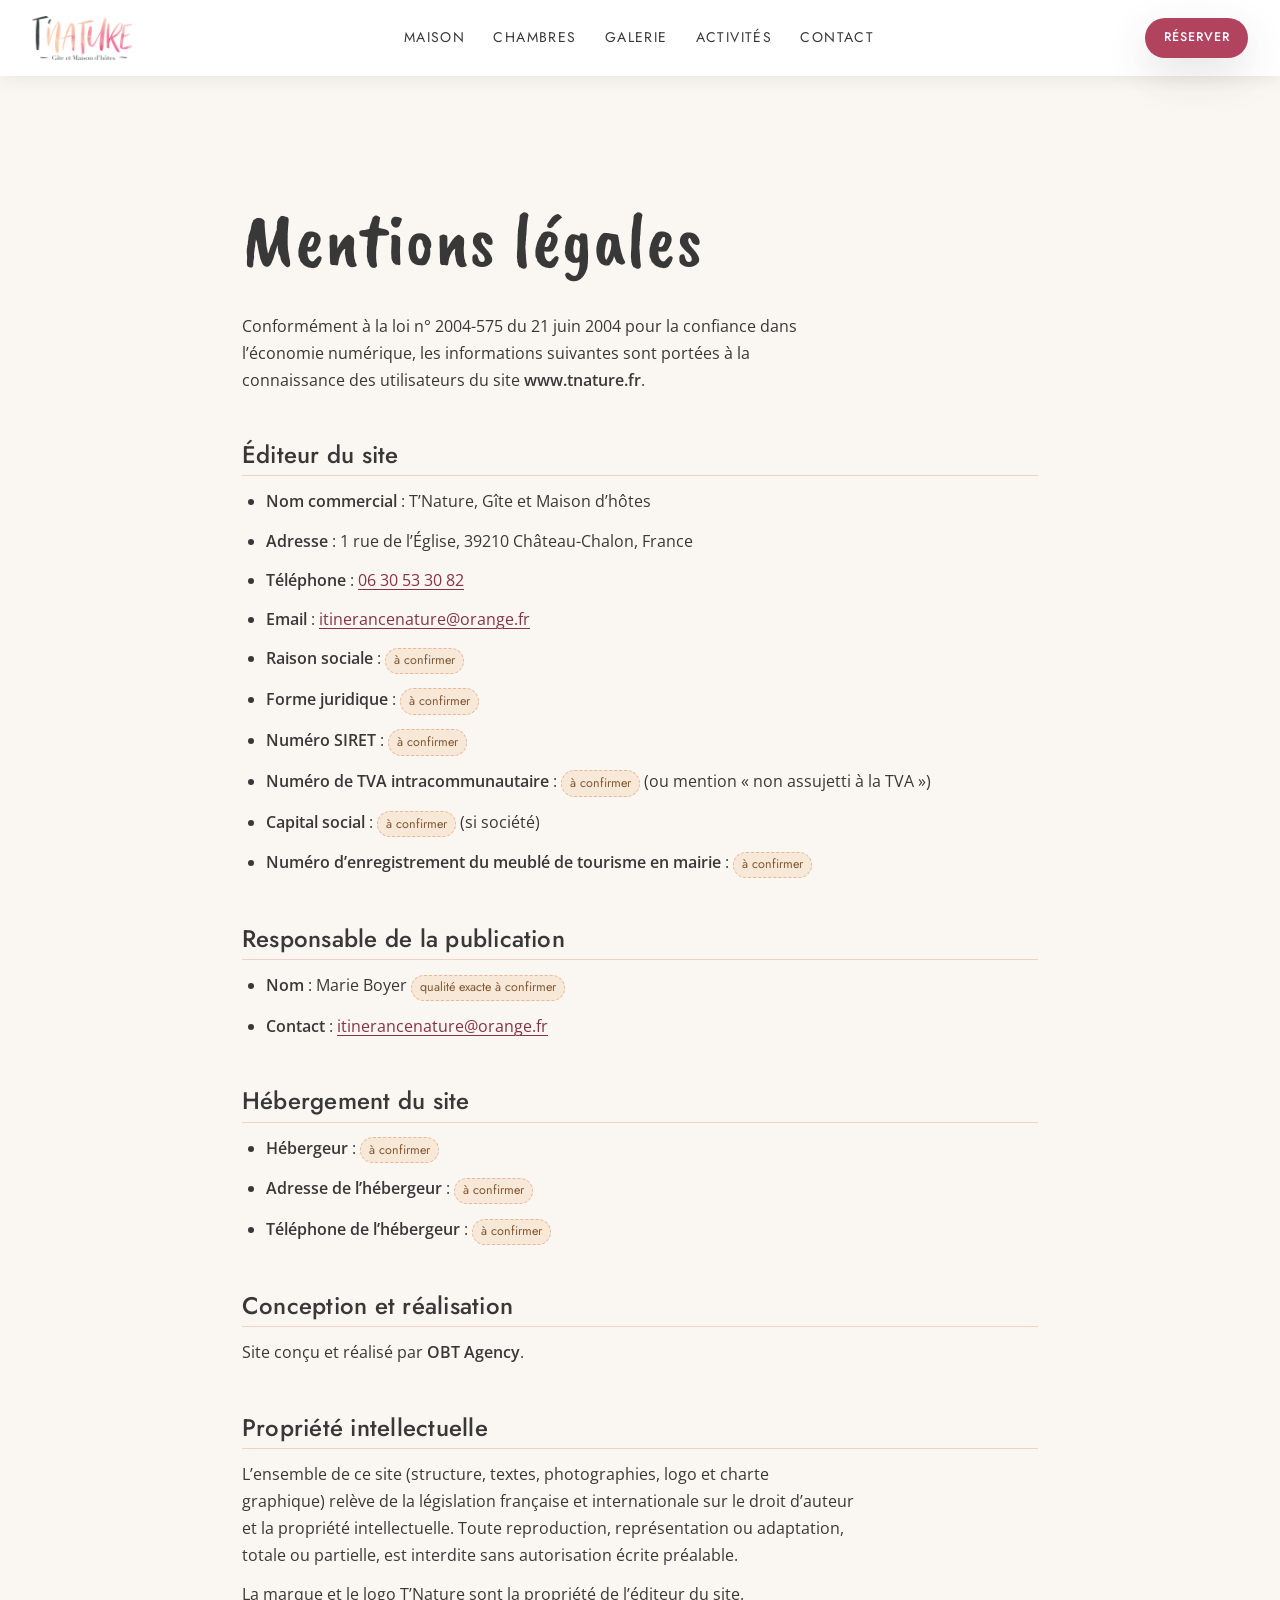
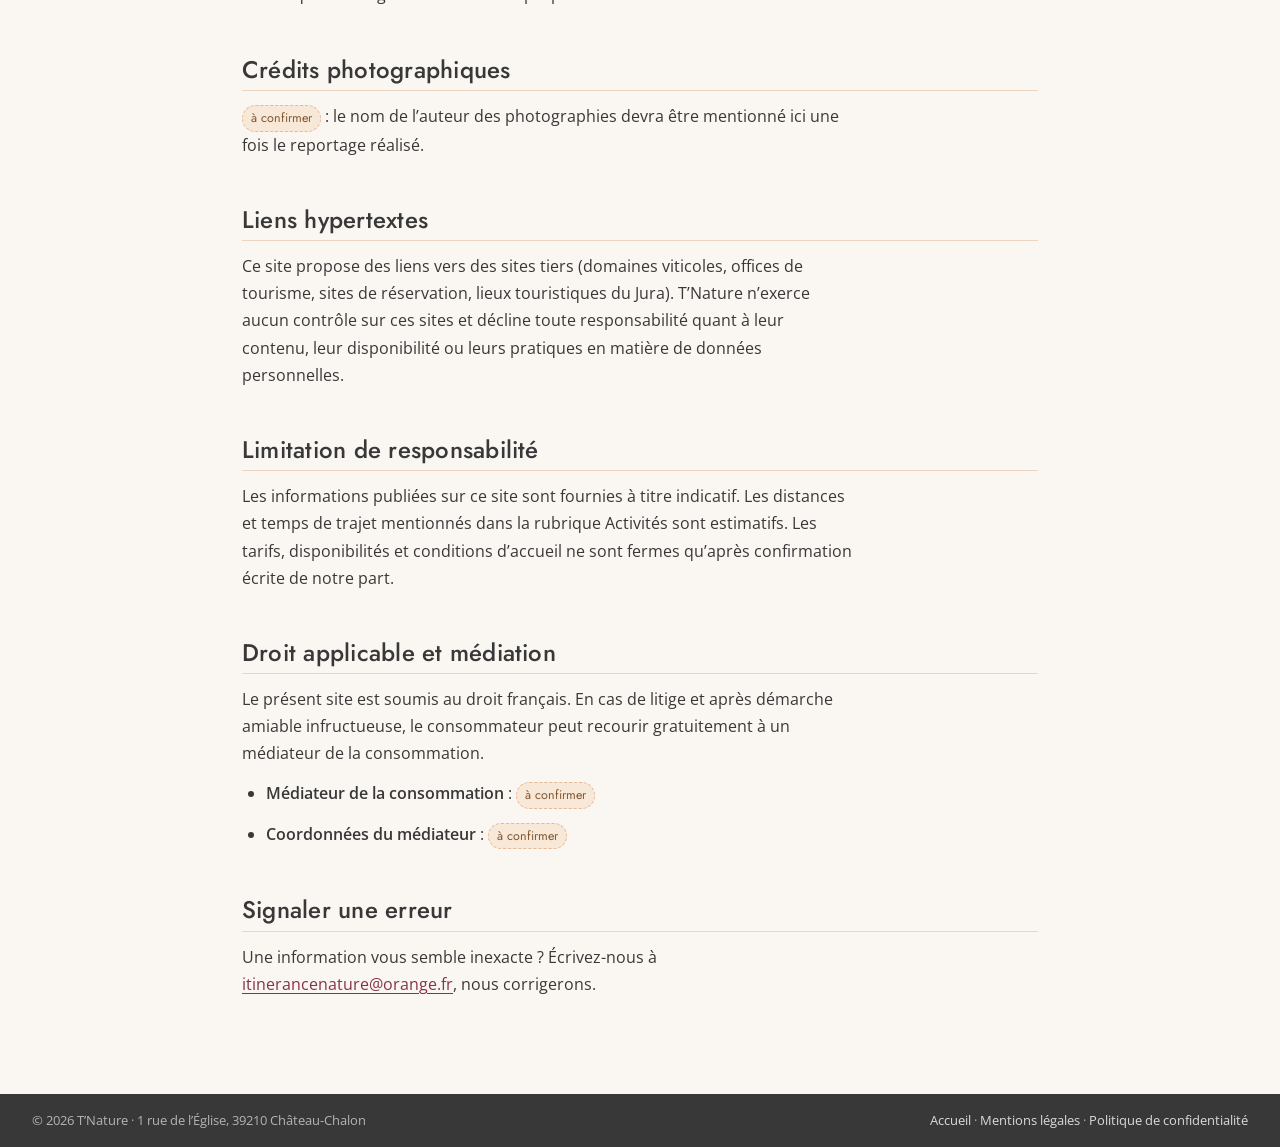
<file: mentions-legales.html>
<!doctype html>
<html lang="fr" class="sans-js">
<head>
<meta charset="utf-8">
<meta name="viewport" content="width=device-width, initial-scale=1">
<title>Mentions légales · T’Nature</title>
<meta name="description" content="Mentions légales du site de T’Nature, gîte et maison d’hôtes à Château-Chalon (Jura).">
<meta name="robots" content="noindex, nofollow">
<link rel="canonical" href="https://www.tnature.fr/mentions-legales.html">
<link rel="preconnect" href="https://fonts.googleapis.com">
<link rel="preconnect" href="https://fonts.gstatic.com" crossorigin>
<link rel="stylesheet" href="https://fonts.googleapis.com/css2?family=Caveat+Brush&family=Jost:wght@400;500&family=Open+Sans:wght@400;600&display=swap">
<link rel="icon" href="assets/logo/favicon-32.png" sizes="32x32">
<link rel="icon" href="assets/logo/favicon-96.png" sizes="96x96">
<link rel="apple-touch-icon" href="assets/logo/favicon-180.png">
<link rel="stylesheet" href="css/reset.css">
<link rel="stylesheet" href="css/tokens.css">
<link rel="stylesheet" href="css/style.css">
<script>document.documentElement.classList.remove('sans-js');</script>
</head>
<body>
<a class="saut-contenu" href="#contenu">Aller au contenu</a>

<header class="entete" data-etat="opaque">
  <div class="contenant entete__grille">
    <a class="logo entete__logo" href="index.html" aria-label="T’Nature, retour à l’accueil">
      <img class="logo__image" src="assets/logo/tnature-lettrage.png"
           width="440" height="192" alt="">
    </a>
    <nav class="nav" aria-label="Navigation principale">
      <ul class="nav__liste">
        <li><a class="nav__lien" href="index.html#maison">Maison</a></li>
        <li><a class="nav__lien" href="index.html#chambres">Chambres</a></li>
        <li><a class="nav__lien" href="index.html#galerie">Galerie</a></li>
        <li><a class="nav__lien" href="index.html#activites">Activités</a></li>
        <li><a class="nav__lien" href="index.html#contact">Contact</a></li>
      </ul>
    </nav>
    <div class="entete__actions">
      <a class="btn btn--primaire btn--reserver btn--compact" href="index.html#contact">Réserver</a>
    </div>
  </div>
</header>

<main id="contenu" class="page-legale">
  <div class="contenant contenant--etroit">
    <h1>Mentions légales</h1>
    <p>
      Conformément à la loi n° 2004-575 du 21 juin 2004 pour la confiance dans l’économie
      numérique, les informations suivantes sont portées à la connaissance des utilisateurs
      du site <strong>www.tnature.fr</strong>.
    </p>

    <h2>Éditeur du site</h2>
    <ul>
      <li><strong>Nom commercial</strong> : T’Nature, Gîte et Maison d’hôtes</li>
      <li><strong>Adresse</strong> : 1 rue de l’Église, 39210 Château-Chalon, France</li>
      <li><strong>Téléphone</strong> : <a href="tel:+33630533082">06 30 53 30 82</a></li>
      <li><strong>Email</strong> : <a href="mailto:itinerancenature@orange.fr">itinerancenature@orange.fr</a></li>
      <li><strong>Raison sociale</strong> : <span class="a-confirmer">à confirmer</span></li>
      <li><strong>Forme juridique</strong> : <span class="a-confirmer">à confirmer</span></li>
      <li><strong>Numéro SIRET</strong> : <span class="a-confirmer">à confirmer</span></li>
      <li><strong>Numéro de TVA intracommunautaire</strong> : <span class="a-confirmer">à confirmer</span> (ou mention « non assujetti à la TVA »)</li>
      <li><strong>Capital social</strong> : <span class="a-confirmer">à confirmer</span> (si société)</li>
      <li><strong>Numéro d’enregistrement du meublé de tourisme en mairie</strong> : <span class="a-confirmer">à confirmer</span></li>
    </ul>
    

    <h2>Responsable de la publication</h2>
    <ul>
      <li><strong>Nom</strong> : Marie Boyer <span class="a-confirmer">qualité exacte à confirmer</span></li>
      <li><strong>Contact</strong> : <a href="mailto:itinerancenature@orange.fr">itinerancenature@orange.fr</a></li>
    </ul>

    <h2>Hébergement du site</h2>
    <ul>
      <li><strong>Hébergeur</strong> : <span class="a-confirmer">à confirmer</span></li>
      <li><strong>Adresse de l’hébergeur</strong> : <span class="a-confirmer">à confirmer</span></li>
      <li><strong>Téléphone de l’hébergeur</strong> : <span class="a-confirmer">à confirmer</span></li>
    </ul>
    

    <h2>Conception et réalisation</h2>
    <p>
      Site conçu et réalisé par <strong>OBT Agency</strong>.
    </p>

    <h2>Propriété intellectuelle</h2>
    <p>
      L’ensemble de ce site (structure, textes, photographies, logo et charte graphique)
      relève de la législation française et internationale sur le droit d’auteur et la
      propriété intellectuelle. Toute reproduction, représentation ou adaptation, totale
      ou partielle, est interdite sans autorisation écrite préalable.
    </p>
    <p>
      La marque et le logo T’Nature sont la propriété de l’éditeur du site.
    </p>

    <h2>Crédits photographiques</h2>
    <p>
      <span class="a-confirmer">à confirmer</span> : le nom de l’auteur des photographies
      devra être mentionné ici une fois le reportage réalisé.
    </p>
    

    <h2>Liens hypertextes</h2>
    <p>
      Ce site propose des liens vers des sites tiers (domaines viticoles, offices de
      tourisme, sites de réservation, lieux touristiques du Jura). T’Nature n’exerce
      aucun contrôle sur ces sites et décline toute responsabilité quant à leur contenu,
      leur disponibilité ou leurs pratiques en matière de données personnelles.
    </p>

    <h2>Limitation de responsabilité</h2>
    <p>
      Les informations publiées sur ce site sont fournies à titre indicatif. Les distances
      et temps de trajet mentionnés dans la rubrique Activités sont estimatifs. Les tarifs,
      disponibilités et conditions d’accueil ne sont fermes qu’après confirmation écrite
      de notre part.
    </p>

    <h2>Droit applicable et médiation</h2>
    <p>
      Le présent site est soumis au droit français. En cas de litige et après démarche
      amiable infructueuse, le consommateur peut recourir gratuitement à un médiateur
      de la consommation.
    </p>
    <ul>
      <li><strong>Médiateur de la consommation</strong> : <span class="a-confirmer">à confirmer</span></li>
      <li><strong>Coordonnées du médiateur</strong> : <span class="a-confirmer">à confirmer</span></li>
    </ul>
    

    <h2>Signaler une erreur</h2>
    <p>
      Une information vous semble inexacte ? Écrivez-nous à
      <a href="mailto:itinerancenature@orange.fr">itinerancenature@orange.fr</a>, nous corrigerons.
    </p>
  </div>
</main>

<footer class="pied">
  <div class="contenant">
    <div class="pied__bas" style="border-top:0">
      <p>© 2026 T’Nature · 1 rue de l’Église, 39210 Château-Chalon</p>
      <p>
        <a href="index.html">Accueil</a> ·
        <a href="mentions-legales.html">Mentions légales</a> ·
        <a href="politique-confidentialite.html">Politique de confidentialité</a>
      </p>
    </div>
  </div>
</footer>
</body>
</html>
</file>
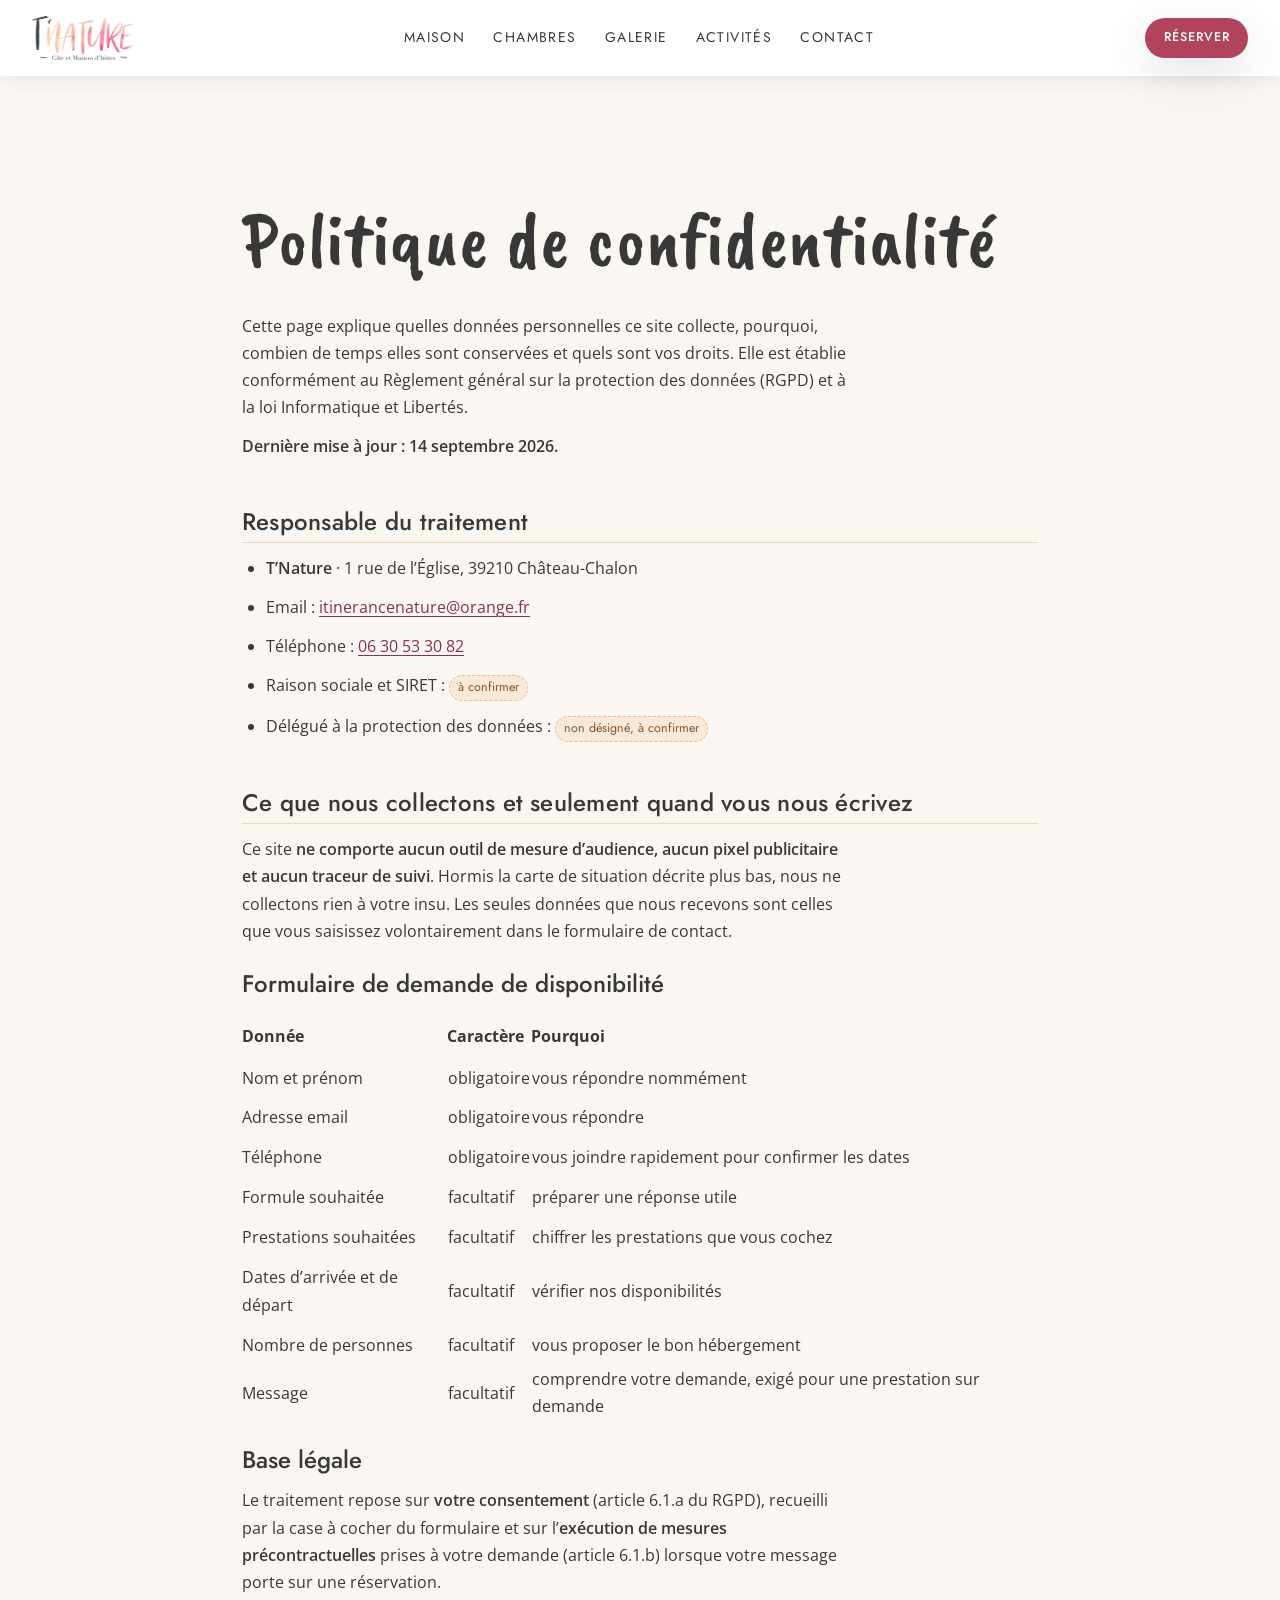
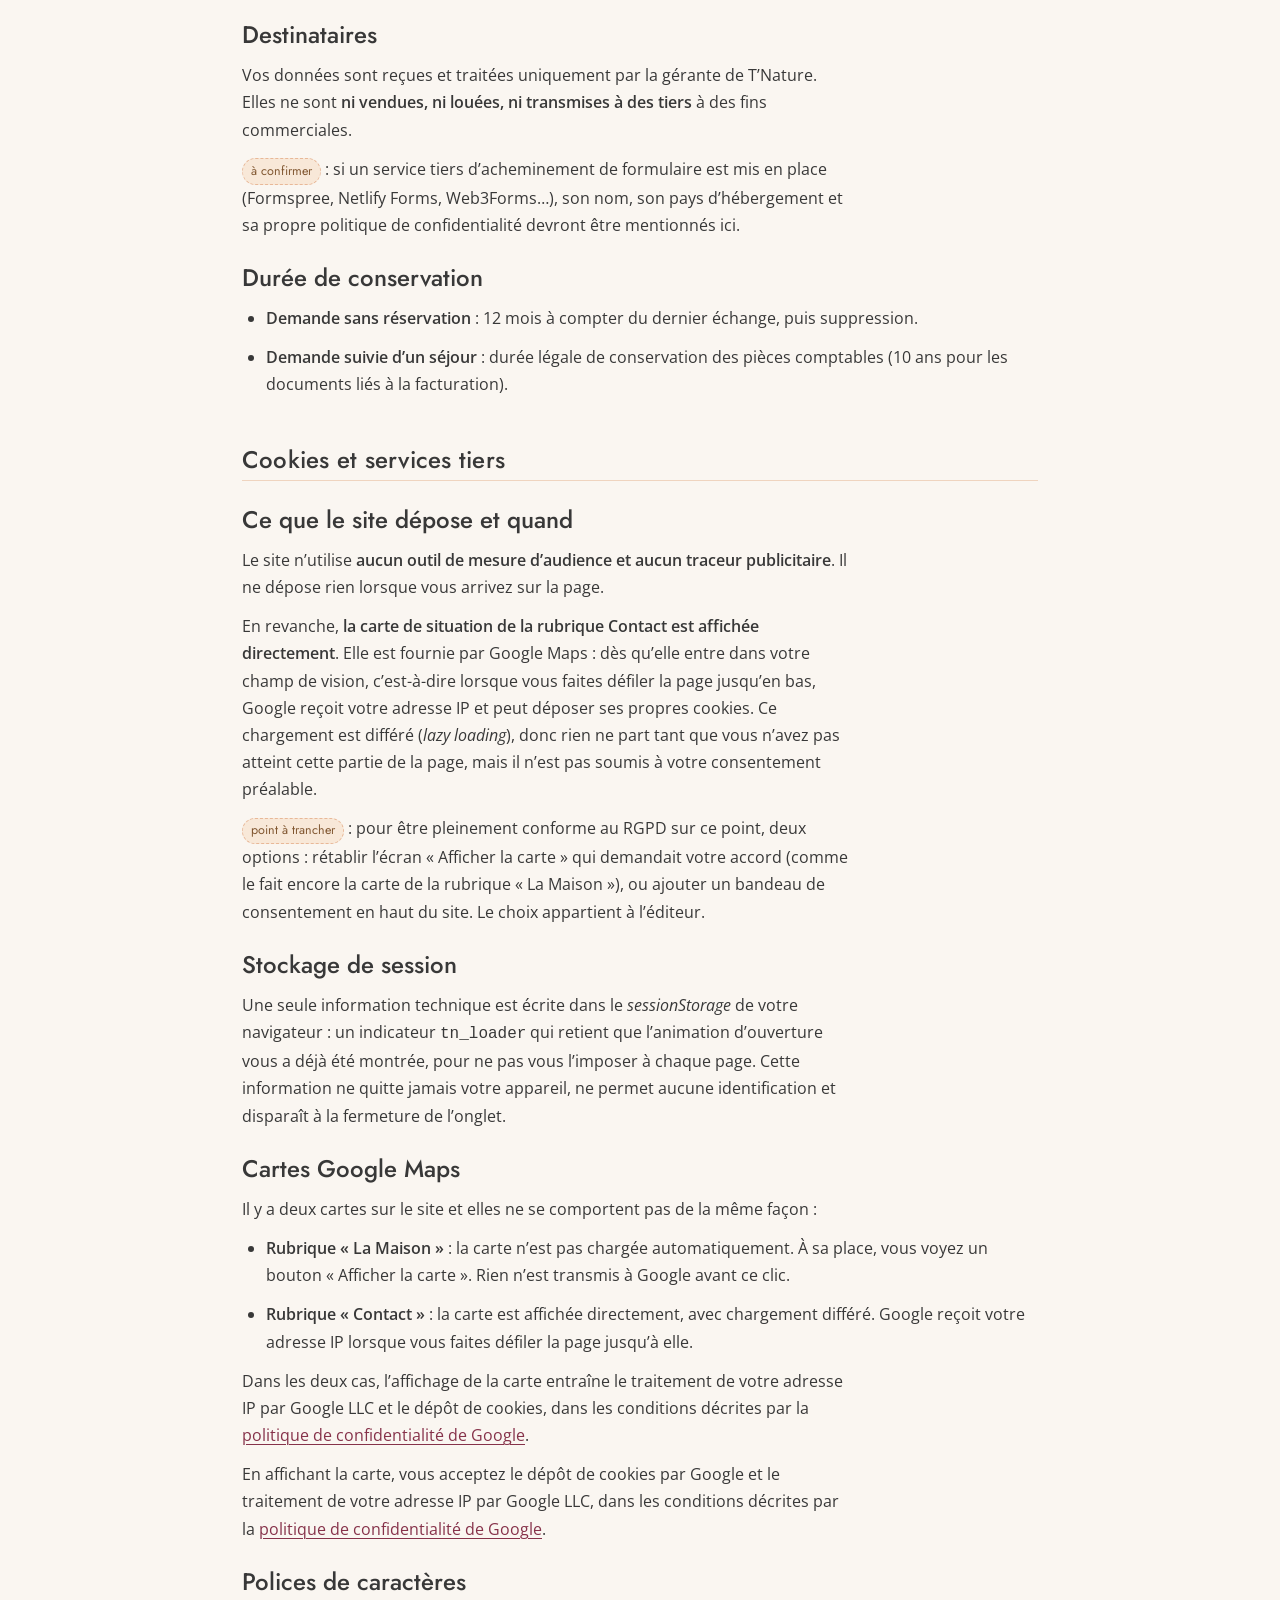
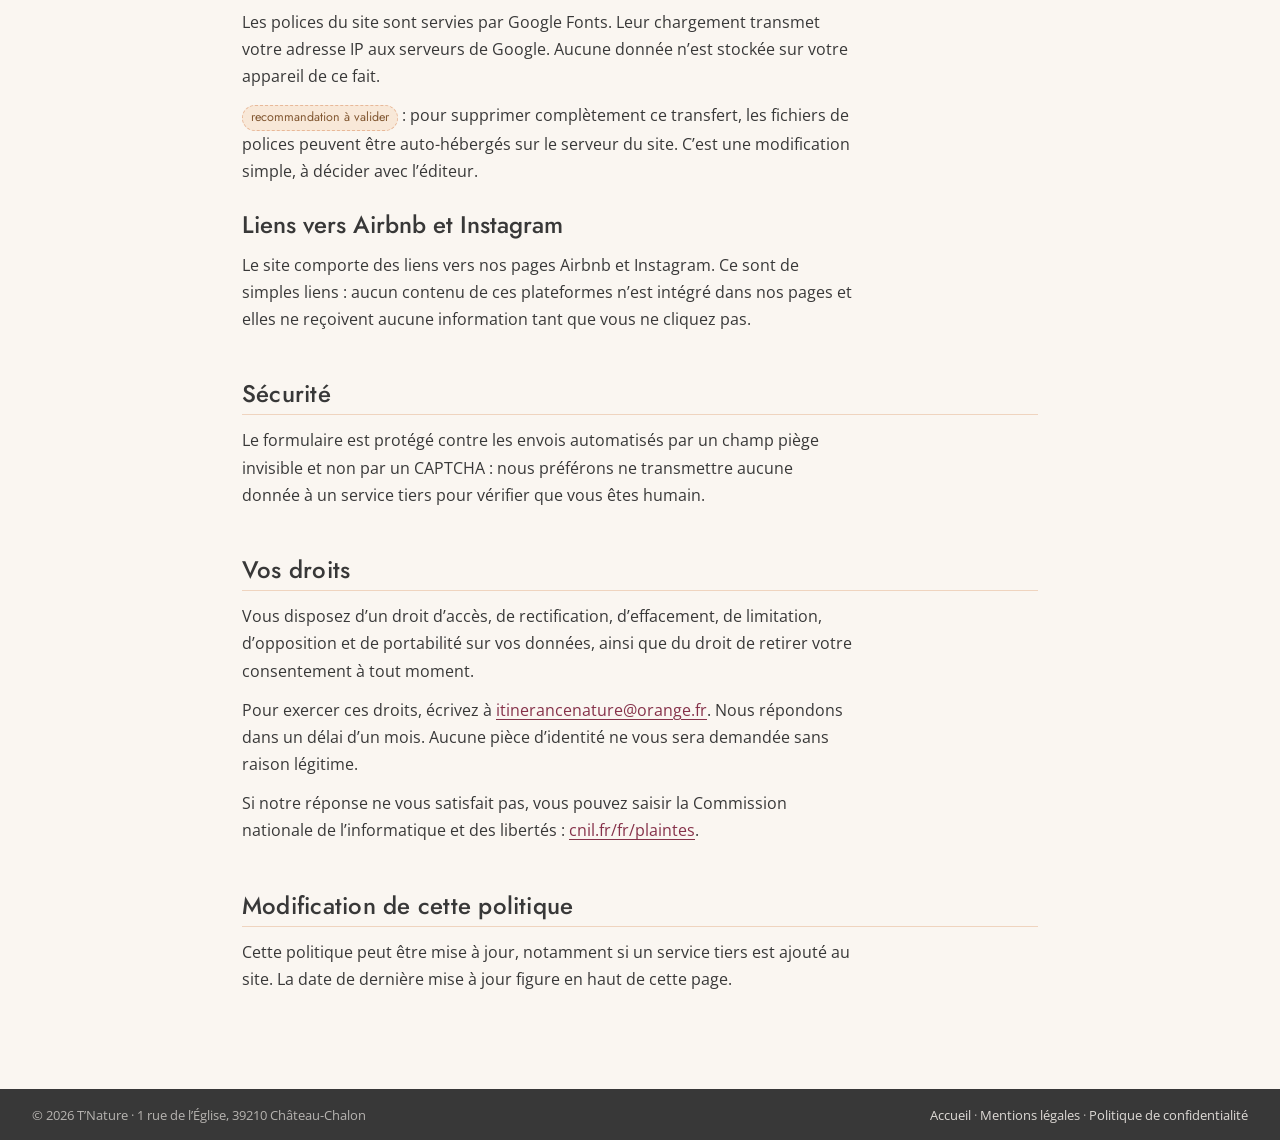
<file: politique-confidentialite.html>
<!doctype html>
<html lang="fr" class="sans-js">
<head>
<meta charset="utf-8">
<meta name="viewport" content="width=device-width, initial-scale=1">
<title>Politique de confidentialité · T’Nature</title>
<meta name="description" content="Politique de confidentialité et gestion des cookies du site de T’Nature, Château-Chalon (Jura).">
<meta name="robots" content="noindex, nofollow">
<link rel="canonical" href="https://www.tnature.fr/politique-confidentialite.html">
<link rel="preconnect" href="https://fonts.googleapis.com">
<link rel="preconnect" href="https://fonts.gstatic.com" crossorigin>
<link rel="stylesheet" href="https://fonts.googleapis.com/css2?family=Caveat+Brush&family=Jost:wght@400;500&family=Open+Sans:wght@400;600&display=swap">
<link rel="icon" href="assets/logo/favicon-32.png" sizes="32x32">
<link rel="icon" href="assets/logo/favicon-96.png" sizes="96x96">
<link rel="apple-touch-icon" href="assets/logo/favicon-180.png">
<link rel="stylesheet" href="css/reset.css">
<link rel="stylesheet" href="css/tokens.css">
<link rel="stylesheet" href="css/style.css">
<script>document.documentElement.classList.remove('sans-js');</script>
</head>
<body>
<a class="saut-contenu" href="#contenu">Aller au contenu</a>

<header class="entete" data-etat="opaque">
  <div class="contenant entete__grille">
    <a class="logo entete__logo" href="index.html" aria-label="T’Nature, retour à l’accueil">
      <img class="logo__image" src="assets/logo/tnature-lettrage.png"
           width="440" height="192" alt="">
    </a>
    <nav class="nav" aria-label="Navigation principale">
      <ul class="nav__liste">
        <li><a class="nav__lien" href="index.html#maison">Maison</a></li>
        <li><a class="nav__lien" href="index.html#chambres">Chambres</a></li>
        <li><a class="nav__lien" href="index.html#galerie">Galerie</a></li>
        <li><a class="nav__lien" href="index.html#activites">Activités</a></li>
        <li><a class="nav__lien" href="index.html#contact">Contact</a></li>
      </ul>
    </nav>
    <div class="entete__actions">
      <a class="btn btn--primaire btn--reserver btn--compact" href="index.html#contact">Réserver</a>
    </div>
  </div>
</header>

<main id="contenu" class="page-legale">
  <div class="contenant contenant--etroit">
    <h1>Politique de confidentialité</h1>
    <p>
      Cette page explique quelles données personnelles ce site collecte, pourquoi, combien
      de temps elles sont conservées et quels sont vos droits. Elle est établie conformément
      au Règlement général sur la protection des données (RGPD) et à la loi Informatique
      et Libertés.
    </p>
    <p><strong>Dernière mise à jour : 14 septembre 2026.</strong></p>

    <h2>Responsable du traitement</h2>
    <ul>
      <li><strong>T’Nature</strong> · 1 rue de l’Église, 39210 Château-Chalon</li>
      <li>Email : <a href="mailto:itinerancenature@orange.fr">itinerancenature@orange.fr</a></li>
      <li>Téléphone : <a href="tel:+33630533082">06 30 53 30 82</a></li>
      <li>Raison sociale et SIRET : <span class="a-confirmer">à confirmer</span></li>
      <li>Délégué à la protection des données : <span class="a-confirmer">non désigné, à confirmer</span></li>
    </ul>

    <h2>Ce que nous collectons et seulement quand vous nous écrivez</h2>
    <p>
      Ce site <strong>ne comporte aucun outil de mesure d’audience, aucun pixel
      publicitaire et aucun traceur de suivi</strong>. Hormis la carte de situation décrite plus bas,
      nous ne collectons rien à votre insu. Les seules données que nous recevons sont celles que vous saisissez
      volontairement dans le formulaire de contact.
    </p>

    <h3>Formulaire de demande de disponibilité</h3>
    <table style="width:100%; margin-top:1rem">
      <thead>
        <tr>
          <th style="text-align:left; padding:.5rem 0">Donnée</th>
          <th style="text-align:left; padding:.5rem 0">Caractère</th>
          <th style="text-align:left; padding:.5rem 0">Pourquoi</th>
        </tr>
      </thead>
      <tbody>
        <tr><td style="padding:.4rem 0">Nom et prénom</td><td>obligatoire</td><td>vous répondre nommément</td></tr>
        <tr><td style="padding:.4rem 0">Adresse email</td><td>obligatoire</td><td>vous répondre</td></tr>
        <tr><td style="padding:.4rem 0">Téléphone</td><td>obligatoire</td><td>vous joindre rapidement pour confirmer les dates</td></tr>
        <tr><td style="padding:.4rem 0">Formule souhaitée</td><td>facultatif</td><td>préparer une réponse utile</td></tr>
        <tr><td style="padding:.4rem 0">Prestations souhaitées</td><td>facultatif</td><td>chiffrer les prestations que vous cochez</td></tr>
        <tr><td style="padding:.4rem 0">Dates d’arrivée et de départ</td><td>facultatif</td><td>vérifier nos disponibilités</td></tr>
        <tr><td style="padding:.4rem 0">Nombre de personnes</td><td>facultatif</td><td>vous proposer le bon hébergement</td></tr>
        <tr><td style="padding:.4rem 0">Message</td><td>facultatif</td><td>comprendre votre demande, exigé pour une prestation sur demande</td></tr>
      </tbody>
    </table>

    <h3>Base légale</h3>
    <p>
      Le traitement repose sur <strong>votre consentement</strong> (article 6.1.a du RGPD),
      recueilli par la case à cocher du formulaire et sur l’<strong>exécution de mesures
      précontractuelles</strong> prises à votre demande (article 6.1.b) lorsque votre
      message porte sur une réservation.
    </p>

    <h3>Destinataires</h3>
    <p>
      Vos données sont reçues et traitées uniquement par la gérante de T’Nature. Elles ne
      sont <strong>ni vendues, ni louées, ni transmises à des tiers</strong> à des fins
      commerciales.
    </p>
    <p>
      <span class="a-confirmer">à confirmer</span> : si un service tiers d’acheminement de
      formulaire est mis en place (Formspree, Netlify Forms, Web3Forms…), son nom, son pays
      d’hébergement et sa propre politique de confidentialité devront être mentionnés ici.
    </p>
    

    <h3>Durée de conservation</h3>
    <ul>
      <li><strong>Demande sans réservation</strong> : 12 mois à compter du dernier échange, puis suppression.</li>
      <li><strong>Demande suivie d’un séjour</strong> : durée légale de conservation des pièces comptables (10 ans pour les documents liés à la facturation).</li>
    </ul>

    <h2>Cookies et services tiers</h2>

    <h3>Ce que le site dépose et quand</h3>
    <p>
      Le site n’utilise <strong>aucun outil de mesure d’audience et aucun traceur
      publicitaire</strong>. Il ne dépose rien lorsque vous arrivez sur la page.
    </p>
    <p>
      En revanche, <strong>la carte de situation de la rubrique Contact est affichée
      directement</strong>. Elle est fournie par Google Maps : dès qu’elle entre dans
      votre champ de vision, c’est-à-dire lorsque vous faites défiler la page jusqu’en
      bas, Google reçoit votre adresse IP et peut déposer ses propres cookies. Ce
      chargement est différé (<em>lazy loading</em>), donc rien ne part tant que vous
      n’avez pas atteint cette partie de la page, mais il n’est pas soumis à votre
      consentement préalable.
    </p>
    <p>
      <span class="a-confirmer">point à trancher</span> : pour être pleinement conforme
      au RGPD sur ce point, deux options : rétablir l’écran « Afficher la carte » qui
      demandait votre accord (comme le fait encore la carte de la rubrique « La Maison »),
      ou ajouter un bandeau de consentement en haut du site. Le choix appartient à
      l’éditeur.
    </p>
    

    <h3>Stockage de session</h3>
    <p>
      Une seule information technique est écrite dans le <em>sessionStorage</em> de votre
      navigateur : un indicateur <code>tn_loader</code> qui retient que l’animation
      d’ouverture vous a déjà été montrée, pour ne pas vous l’imposer à chaque page. Cette
      information ne quitte jamais votre appareil, ne permet aucune identification et
      disparaît à la fermeture de l’onglet.
    </p>

    <h3>Cartes Google Maps</h3>
    <p>
      Il y a deux cartes sur le site et elles ne se comportent pas de la même façon :
    </p>
    <ul>
      <li>
        <strong>Rubrique « La Maison »</strong> : la carte n’est pas chargée
        automatiquement. À sa place, vous voyez un bouton « Afficher la carte ». Rien
        n’est transmis à Google avant ce clic.
      </li>
      <li>
        <strong>Rubrique « Contact »</strong> : la carte est affichée directement, avec
        chargement différé. Google reçoit votre adresse IP lorsque vous faites défiler
        la page jusqu’à elle.
      </li>
    </ul>
    <p>
      Dans les deux cas, l’affichage de la carte entraîne le traitement de votre adresse
      IP par Google LLC et le dépôt de cookies, dans les conditions décrites par la
      <a href="https://policies.google.com/privacy?hl=fr" target="_blank" rel="noopener noreferrer">politique
      de confidentialité de Google</a>.
    </p>
    <p>
      En affichant la carte, vous acceptez le dépôt de cookies par Google et le traitement
      de votre adresse IP par Google LLC, dans les conditions décrites par la
      <a href="https://policies.google.com/privacy?hl=fr" target="_blank" rel="noopener noreferrer">politique
      de confidentialité de Google</a>.
    </p>

    <h3>Polices de caractères</h3>
    <p>
      Les polices du site sont servies par Google Fonts. Leur chargement transmet votre
      adresse IP aux serveurs de Google. Aucune donnée n’est stockée sur votre appareil
      de ce fait.
    </p>
    <p>
      <span class="a-confirmer">recommandation à valider</span> : pour supprimer
      complètement ce transfert, les fichiers de polices peuvent être auto-hébergés sur le
      serveur du site. C’est une modification simple, à décider avec l’éditeur.
    </p>
    

    <h3>Liens vers Airbnb et Instagram</h3>
    <p>
      Le site comporte des liens vers nos pages Airbnb et Instagram. Ce sont de simples
      liens : aucun contenu de ces plateformes n’est intégré dans nos pages et elles ne
      reçoivent aucune information tant que vous ne cliquez pas.
    </p>

    <h2>Sécurité</h2>
    <p>
      Le formulaire est protégé contre les envois automatisés par un champ piège invisible
      et non par un CAPTCHA : nous préférons ne transmettre aucune donnée à un service
      tiers pour vérifier que vous êtes humain.
    </p>

    <h2>Vos droits</h2>
    <p>
      Vous disposez d’un droit d’accès, de rectification, d’effacement, de limitation,
      d’opposition et de portabilité sur vos données, ainsi que du droit de retirer votre
      consentement à tout moment.
    </p>
    <p>
      Pour exercer ces droits, écrivez à
      <a href="mailto:itinerancenature@orange.fr">itinerancenature@orange.fr</a>. Nous répondons dans un
      délai d’un mois. Aucune pièce d’identité ne vous sera demandée sans raison légitime.
    </p>
    <p>
      Si notre réponse ne vous satisfait pas, vous pouvez saisir la Commission nationale de
      l’informatique et des libertés :
      <a href="https://www.cnil.fr/fr/plaintes" target="_blank" rel="noopener noreferrer">cnil.fr/fr/plaintes</a>.
    </p>

    <h2>Modification de cette politique</h2>
    <p>
      Cette politique peut être mise à jour, notamment si un service tiers est ajouté au
      site. La date de dernière mise à jour figure en haut de cette page.
    </p>
  </div>
</main>

<footer class="pied">
  <div class="contenant">
    <div class="pied__bas" style="border-top:0">
      <p>© 2026 T’Nature · 1 rue de l’Église, 39210 Château-Chalon</p>
      <p>
        <a href="index.html">Accueil</a> ·
        <a href="mentions-legales.html">Mentions légales</a> ·
        <a href="politique-confidentialite.html">Politique de confidentialité</a>
      </p>
    </div>
  </div>
</footer>
</body>
</html>
</file>
<file: css/tokens.css>
/* ============================================================
   T'NATURE · Jetons de design
   Toutes les valeurs de couleur viennent du logo et du bloc
   « AU CŒUR DE CHÂTEAU-CHALON » de l'ancien site (brief §3.2).
   Ne pas introduire de couleur en dur ailleurs que dans ce fichier.
   ============================================================ */

:root{
  /* ── Neutres : le squelette du site (≈80 % de la surface) ── */
  --c-encre:      #383838; /* anthracite du lettrage et du brin d'herbes */
  --c-encre-doux: #5A5A5A; /* textes secondaires */
  --c-blanc:      #FFFFFF;
  --c-ivoire:     #FAF6F1; /* fond de section clair par défaut */

  /* ── Chauds : texture aquarelle du carré du logo ── */
  --c-creme:      #F8E8D8;
  --c-sable:      #F8E8C8;
  --c-peche:      #F8D8B8;
  --c-abricot:    #F8C8A8;
  --c-terre:      #E8B898; /* ombres de l'aquarelle */

  /* ── Roses : dégradé du lettrage ── */
  --c-rose-poudre:#F8D8D8;
  --c-rose:       #F898A8;
  --c-corail:     #F87898; /* accent chaud du logo */
  --c-framboise:  #E86888; /* version foncée, survols */

  /* ── Variantes assombries, obligatoires dès qu'une couleur porte du TEXTE ──
     Le corail et la framboise du logo plafonnent à 2,4:1 sur fond clair :
     illisibles au sens WCAG AA. Ces trois tons gardent la teinte (345°) et la
     douceur de la palette tout en passant 4,5:1 sur TOUS les fonds clairs
     du site (blanc, ivoire, crème, sable, pêche). Valeurs calculées, pas
     choisies à l'œil, voir README §« Contrastes ». */
  --c-bois-rose:      #A13D56; /* texte accentué : sur-titres, liens, libellés */
  --c-bois-rose-sombre:#86324A; /* survol des liens */
  --c-bois-rose-fond: #B1435F; /* fond de bouton : blanc dessus à 5,45:1 */
  --c-terre-texte:    #815731; /* texte brun sur crème (métas de placeholder) */

  /* ── Mauve : rectangle plein du motif signature ── */
  --c-mauve:      #DBBACC;

  /* ── Ocre : état actif hérité de l'ancien menu. À doser. ── */
  --c-ocre:       #C9B200;

  /* ── Rôles sémantiques : c'est ce qu'on utilise dans style.css ── */
  --fond-page:        var(--c-ivoire);
  --texte:            var(--c-encre);
  --texte-doux:       var(--c-encre-doux);
  --texte-inverse:    var(--c-ivoire);
  --accent:           var(--c-bois-rose);      /* texte : version accessible */
  --accent-decor:     var(--c-corail);         /* décor non textuel seulement */
  --accent-fonce:     var(--c-bois-rose-sombre);
  /* Boutons : rose au repos, encre au survol. Sens inversé le 07/10/2026 à la
     demande du client. Les deux fonds portent du blanc au-dessus du seuil AA :
     #B1435F à 5,45:1 et #383838 à 10,6:1. */
  --action-fond:      var(--c-bois-rose-fond);
  --action-texte:     var(--c-blanc);
  --action-fond-survol: var(--c-encre);
  --etoile:           var(--c-ocre);
  --bordure-douce:    rgba(232,184,152,.55);
  --texte-brun:       var(--c-terre-texte);

  /* ── Dégradé aquarelle du logo, défini une seule fois ──
     Sert au lettrage du logo et au rectangle qui comble les cartes. */
  --degrade-logo: linear-gradient(100deg,
    var(--c-rose) 0%, var(--c-corail) 18%, var(--c-abricot) 48%,
    var(--c-peche) 68%, var(--c-sable) 100%);

  /* ── Typographie ── */
  --f-titre:  "Caveat Brush", "Permanent Marker", "Amatic SC", cursive;
  --f-ui:     "Jost", "Poppins", "Helvetica Neue", Arial, sans-serif;
  --f-corps:  "Open Sans", "Segoe UI", Roboto, Helvetica, Arial, sans-serif;

  --fs-h1:    clamp(2.5rem, 6vw, 5rem);
  --fs-h2:    clamp(1.9rem, 4vw, 3.2rem);
  --fs-h3:    clamp(1.2rem, 2vw, 1.5rem);
  --fs-h4:    clamp(1.05rem, 1.4vw, 1.15rem);
  --fs-body:  clamp(1rem, 1.1vw, 1.0625rem);
  --fs-petit: .875rem;
  --fs-micro: .78125rem;

  --lh-titre: 1.05;
  --lh-corps: 1.7;
  --ls-surtitre: .12em;

  /* ── Espacements ── */
  --e-1: .25rem;  --e-2: .5rem;   --e-3: .75rem;  --e-4: 1rem;
  --e-5: 1.5rem;  --e-6: 2rem;    --e-7: 3rem;    --e-8: 4rem;
  --e-9: 6rem;    --e-10: 8rem;
  --section-y: clamp(3.5rem, 8vw, 7rem);
  --gouttiere:  clamp(1rem, 2.5vw, 2rem);
  --largeur-max: 1280px;
  --largeur-texte: 68ch;

  /* ── Rayons (brief §3.5) ── */
  --r-pilule: 999px;  /* CTA */
  --r-carte:  16px;
  --r-champ:  12px;
  --r-modale: 20px;
  --r-vignette: 12px;

  /* ── Ombres : douces et chaudes, jamais noires ── */
  --ombre-carte:  0 8px 30px rgba(56,56,56,.08);
  --ombre-survol: 0 16px 44px rgba(56,56,56,.14);
  --ombre-header: 0 2px 18px rgba(56,56,56,.09);

  /* ── Mouvement ── */
  --t-rapide: .18s ease;
  --t-base:   .25s ease;
  --t-lent:   .5s cubic-bezier(.22,.61,.36,1);
  --t-rideau: .9s cubic-bezier(.76,0,.24,1);

  /* Taille du texte courant sur téléphone : le sous-titre du hero et les
     paragraphes des sections Maison et Chambres s'y alignent. */
  --fs-mobile-texte: .9375rem;

  /* Hauteur d'une pastille : ses deux paddings, sa ligne de texte, ses bordures.
     Sert à réserver un nombre de rangs fixe dans les cartes de chambre. */
  --h-puce: calc(.8rem + 1.3 * var(--fs-micro) + 2px);

  /* ── Divers ── */
  --h-header: 76px;
  --z-header: 100;
  --z-modale: 500;
  --z-loader: 9999;
}

@media (max-width: 767px){
  :root{ --h-header: 64px; }
}

/* Le site est pensé en clair. On neutralise l'inversion automatique
   des navigateurs pour que la palette du logo reste fidèle. */
:root{ color-scheme: only light; }
</file>
<file: css/style.css>
/* ============================================================
   T'NATURE · Feuille principale
   Sommaire
     1. Base et typographie
     2. Utilitaires de mise en page
     3. Texture aquarelle et motif signature
     4. Placeholders d'images (brief photo)
     5. Boutons, puces, badge d'avis, logo
     6. Écran de chargement
     7. En-tête et navigation
     8. Hero
     9. Bande des points forts
    10. La Maison
    11. Les Chambres
    12. Prestations
    13. Galerie
    14. Activités
    15. Contact
    16. Pied de page
    17. Modales et carrousels
    18. Pages légales
    19. Apparitions au scroll
   ============================================================ */

/* ========== 1. BASE ET TYPOGRAPHIE ========== */

html{ scroll-behavior: smooth; }

body{
  font-family: var(--f-corps);
  font-size: var(--fs-body);
  line-height: var(--lh-corps);
  color: var(--texte);
  background: var(--fond-page);
}

/* Verrou du défilement quand une modale ou le menu est ouvert */
body.est-verrouille{ overflow: hidden; }

h1, h2{
  font-family: var(--f-titre);
  font-weight: 400;
  line-height: var(--lh-titre);
  letter-spacing: .01em;
}
h1{ font-size: var(--fs-h1); }
h2{ font-size: var(--fs-h2); }

h3, h4, h5, h6{
  font-family: var(--f-ui);
  font-weight: 500;
  line-height: 1.25;
}
h3{ font-size: var(--fs-h3); }
h4{ font-size: var(--fs-h4); }

p{ max-width: var(--largeur-texte); }
/* Le texte n'est jamais justifié : défaut corrigé de l'ancien site. */
p, li{ text-align: left; }

a{ text-decoration-thickness: 1px; text-underline-offset: .18em; }

strong{ font-weight: 600; }

::selection{ background: var(--c-rose-poudre); color: var(--c-encre); }

/* Lien d'évitement */
.saut-contenu{
  position: absolute; left: -9999px; top: 0;
  z-index: calc(var(--z-loader) + 1);
  background: var(--c-encre); color: var(--c-blanc);
  padding: var(--e-3) var(--e-5);
  border-radius: 0 0 var(--r-champ) 0;
  font-family: var(--f-ui);
}
.saut-contenu:focus{ left: 0; }

.lecture-seule{
  position: absolute; width: 1px; height: 1px;
  padding: 0; margin: -1px; overflow: hidden;
  clip: rect(0 0 0 0); white-space: nowrap; border: 0;
}

/* ========== 2. UTILITAIRES DE MISE EN PAGE ========== */

.contenant{
  width: 100%;
  max-width: var(--largeur-max);
  margin-inline: auto;
  padding-inline: var(--gouttiere);
}
.contenant--etroit{ max-width: 860px; }

.section{ padding-block: var(--section-y); position: relative; }
.section--ivoire{ background: var(--c-ivoire); }
.section--blanc{ background: var(--c-blanc); }
.section--encre{ background: var(--c-encre); color: var(--texte-inverse); }

.section__entete{
  max-width: 760px;
  margin-bottom: clamp(2rem, 4vw, 3.5rem);
}
.section__entete--centre{ margin-inline: auto; text-align: center; }
/* `p, li { text-align: left }` cible directement le <p> : il l'emporte sur le
   centrage hérité du parent et les sous-titres restaient alignés à gauche
   dans un bloc pourtant centré. Il faut donc viser le <p> explicitement. */
.section__entete--centre p{ margin-inline: auto; text-align: center; }

.surtitre{
  display: block;
  font-family: var(--f-ui);
  /* « La maison », « Les chambres », « Galerie »… : ce sont eux qui annoncent
     la section et ils se lisaient plus petits que le corps de texte.
     Demande de la cliente du 30/09/2026. */
  font-size: clamp(1rem, 1.3vw, 1.15rem);
  font-weight: 500;
  letter-spacing: var(--ls-surtitre);
  text-transform: uppercase;
  color: var(--accent);
  margin-bottom: var(--e-3);
}
.section--encre .surtitre{ color: var(--c-peche); }

.chapo{
  font-size: clamp(1.0625rem, 1.5vw, 1.1875rem);
  color: var(--texte-doux);
  margin-top: var(--e-4);
}
/* Chapô réduit : pour les sections dont l'introduction n'est qu'un repère et non
   un argument. Posé sur « Activités » le 07/10/2026, où quatre lignes pleine
   taille écrasaient la grille de cartes qui suit. */
.chapo--compact{ font-size: clamp(.95rem, 1.15vw, 1.0625rem); }

/* Séparateur : le brin d'herbes du logo */
.brin{
  display: block;
  width: 26px; height: auto;
  margin: var(--e-6) auto;
  color: var(--texte);
  opacity: .55;
}

/* ========== 3. TEXTURE AQUARELLE ET MOTIF SIGNATURE ========== */

/* Reproduction en CSS pur de la texture du carré du logo.
   Aucune image : quatre lavis radiaux + un grain SVG en multiply. */
.texture-aquarelle{
  position: relative;
  isolation: isolate;
  background-color: var(--c-creme);
  background-image:
    radial-gradient(60% 50% at 20% 25%, rgba(248,200,168,.55) 0%, transparent 70%),
    radial-gradient(50% 45% at 78% 18%, rgba(248,232,200,.65) 0%, transparent 72%),
    radial-gradient(55% 55% at 62% 80%, rgba(248,216,216,.50) 0%, transparent 70%),
    radial-gradient(40% 40% at 12% 82%, rgba(232,184,152,.35) 0%, transparent 75%);
}
.texture-aquarelle::after{
  content: "";
  position: absolute; inset: 0;
  pointer-events: none;
  opacity: .16;
  mix-blend-mode: multiply;
  z-index: -1;
  background-image: url("data:image/svg+xml,%3Csvg xmlns='http://www.w3.org/2000/svg' width='200' height='200'%3E%3Cfilter id='g'%3E%3CfeTurbulence type='fractalNoise' baseFrequency='.9' numOctaves='3' stitchTiles='stitch'/%3E%3CfeColorMatrix type='saturate' values='0'/%3E%3C/filter%3E%3Crect width='200' height='200' filter='url(%23g)' opacity='.55'/%3E%3C/svg%3E");
}
/* Variante très pâle, pour la section Contact */
.texture-aquarelle--pale{ background-color: #FDF8F3; }
/* z-index négatif indispensable : sans lui, ce voile positionné se peint
   PAR-DESSUS le contenu en flux et délave les titres de la section Contact,
   qui paraissaient alors d'une autre couleur que les autres. */
.texture-aquarelle--pale::before{
  content: ""; position: absolute; inset: 0; z-index: -1;
  background: var(--c-blanc); opacity: .6; pointer-events: none;
}

/* Le motif signature : rectangle mauve plein + carré aquarelle décalé.
   Repris du bloc « AU CŒUR DE CHÂTEAU-CHALON » de l'ancien site. */
.motif-signature{
  position: relative;
  padding: 0 2rem 2rem 0;   /* réserve la place du décalage */
}
.motif-signature::before{
  content: "";
  position: absolute;
  inset: 2rem 0 0 2rem;
  background: var(--c-mauve);
  border-radius: 4px;
}
.motif-signature > *{ position: relative; z-index: 1; }

.motif-signature--inverse{ padding: 0 0 2rem 2rem; }
.motif-signature--inverse::before{ inset: 2rem 2rem 0 0; }

.motif-signature--petit{ padding: 0 1.25rem 1.25rem 0; }
.motif-signature--petit::before{ inset: 1.25rem 0 0 1.25rem; }

/* Pastille décorative en texture, utilisée en fond de section */
.tache-aquarelle{
  position: absolute;
  border-radius: 50%;
  filter: blur(28px);
  opacity: .5;
  pointer-events: none;
  z-index: 0;
}

/* ========== 4. PLACEHOLDERS D'IMAGES ========== */

/* Chaque emplacement d'image du site est un brief photo.
   Le ratio est déclaré pour que la mise en page finale soit
   exactement celle du site livré : CLS nul au remplacement. */
.placeholder-img{
  position: relative;
  display: flex;
  flex-direction: column;
  align-items: center;
  justify-content: center;
  gap: var(--e-2);
  aspect-ratio: var(--ratio, 3/2);
  margin: 0;
  padding: clamp(.75rem, 2.5%, 1.5rem);
  text-align: center;
  overflow: hidden;
  border-radius: inherit;
  background-color: var(--c-creme);
  background-image:
    radial-gradient(60% 50% at 20% 25%, rgba(248,200,168,.42) 0%, transparent 70%),
    radial-gradient(50% 45% at 78% 18%, rgba(248,232,200,.50) 0%, transparent 72%),
    radial-gradient(55% 55% at 62% 80%, rgba(248,216,216,.38) 0%, transparent 70%);
  color: var(--c-encre-doux);
}
.placeholder-img::before{
  content: "";
  position: absolute; inset: 6px;
  border: 2px dashed var(--c-terre);
  border-radius: inherit;
  pointer-events: none;
  opacity: .75;
}
.placeholder-img__icone{ color: var(--c-terre); flex: none; }
.placeholder-img__icone svg{ width: 26px; height: 26px; }
.placeholder-img__texte{
  font-family: var(--f-ui);
  font-size: clamp(.72rem, 1.15vw, .85rem);
  line-height: 1.45;
  max-width: 34ch;
  /* Sur les très petites vignettes, on tronque proprement */
  overflow: hidden;
  display: -webkit-box;
  -webkit-line-clamp: 5;
  -webkit-box-orient: vertical;
}
.placeholder-img__meta{
  font-family: var(--f-ui);
  font-size: var(--fs-micro);
  letter-spacing: .06em;
  text-transform: uppercase;
  color: var(--texte-brun);
  flex: none;
}
/* Version sombre, pour le loader et le hero */
.placeholder-img--sombre{
  background-color: #4A4038;
  background-image:
    radial-gradient(70% 60% at 25% 25%, rgba(232,184,152,.28) 0%, transparent 70%),
    radial-gradient(60% 55% at 80% 70%, rgba(248,152,168,.18) 0%, transparent 72%);
  color: rgba(250,246,241,.82);
}
.placeholder-img--sombre::before{ border-color: rgba(232,184,152,.45); }
.placeholder-img--sombre .placeholder-img__icone,
.placeholder-img--sombre .placeholder-img__meta{ color: rgba(232,184,152,.75); }
/* Vignette : on masque le texte, illisible en dessous de 150 px */
.placeholder-img--vignette .placeholder-img__texte,
.placeholder-img--vignette .placeholder-img__meta{ display: none; }

/* ---------- Emplacement pourvu : la vraie photo ----------
   La photo livrée prend la boîte du brief qu'elle remplace, même ratio,
   même rayon, même position dans la grille. C'est ce qui fait qu'aucune
   mise en page n'a bougé en passant des placeholders aux photos. */
.placeholder-img--photo{
  padding: 0;
  background-image: none;
  background-color: var(--c-creme);   /* le temps que l'image arrive */
}
.placeholder-img--photo::before{ display: none; }
.placeholder-img--photo img{
  width: 100%;
  height: 100%;
  object-fit: cover;
  display: block;
}

/* ---------- Fond plein écran : hero et rideau de chargement ---------- */
.image-fond{
  position: absolute; inset: 0;
  width: 100%; height: 100%;
  object-fit: cover;
  display: block;
}
/* Diaporama : les vues sont superposées, une seule est opaque. Le fondu dure
   un peu plus d'une seconde, sur trois secondes d'affichage. */
.diaporama{ position: absolute; inset: 0; }
.diaporama .image-fond{ opacity: 0; transition: opacity 1.1s ease; }
.diaporama .image-fond[data-actif="1"]{ opacity: 1; }
@media (prefers-reduced-motion: reduce){
  .diaporama .image-fond{ transition: none; }
}

/* ========== 5. BOUTONS, PUCES, AVIS, LOGO ========== */

.btn{
  display: inline-flex;
  align-items: center;
  justify-content: center;
  gap: var(--e-2);
  min-height: 48px;
  padding: .9rem 2rem;
  border-radius: var(--r-pilule);
  font-family: var(--f-ui);
  font-size: var(--fs-petit);
  font-weight: 500;
  letter-spacing: .08em;
  text-transform: uppercase;
  text-decoration: none;
  text-align: center;
  transition: background-color var(--t-base), color var(--t-base),
              transform var(--t-base), box-shadow var(--t-base),
              border-color var(--t-base);
}
.btn:hover{ transform: translateY(-2px); }
.btn:active{ transform: translateY(0); }

.btn--primaire{
  background: var(--action-fond);
  color: var(--action-texte);
  box-shadow: 0 6px 18px rgba(56,56,56,.18);
}
.btn--primaire:hover{ background: var(--action-fond-survol); box-shadow: var(--ombre-survol); }

/* « Réserver » se distinguait de l'action courante quand celle-ci était sombre.
   Depuis que tous les boutons sont roses, il n'a plus de couleur propre : la règle
   ne garde que l'ombre portée pour le détacher de l'en-tête transparent. */
.btn--reserver{ box-shadow: var(--ombre-survol); }

.btn--secondaire{
  background: transparent;
  color: var(--c-blanc);
  border: 1.5px solid rgba(255,255,255,.75);
}
.btn--secondaire:hover{ background: rgba(255,255,255,.14); border-color: #fff; }

.btn--contour{
  background: transparent;
  color: var(--texte);
  border: 1.5px solid var(--c-terre);
}
.btn--contour:hover{ background: var(--c-creme); border-color: var(--accent); }

.btn--compact{ min-height: 40px; padding: .55rem 1.15rem; font-size: var(--fs-micro); }
.btn--pleine{ width: 100%; }

/* CTA en lien fléché, mise en page reprise de la référence client */
.lien-fleche{
  display: inline-flex;
  align-items: center;
  gap: var(--e-3);
  min-height: 44px;
  font-family: var(--f-ui);
  font-size: var(--fs-petit);
  font-weight: 500;
  letter-spacing: .1em;
  text-transform: uppercase;
  text-decoration: none;
  color: var(--texte);
  transition: color var(--t-base), gap var(--t-base);
}
.lien-fleche svg{ width: 18px; height: 18px; flex: none; transition: transform var(--t-base); }
.lien-fleche:hover{ color: var(--accent-fonce); gap: var(--e-4); }
.lien-fleche:hover svg{ transform: translateX(3px); }

/* Puces d'équipement, style de la référence client */
.puces{ display: flex; flex-wrap: wrap; gap: var(--e-2); }
.puce{
  display: inline-flex;
  align-items: center;
  padding: .4rem .85rem;
  border: 1px solid var(--bordure-douce);
  border-radius: var(--r-pilule);
  font-family: var(--f-ui);
  font-size: var(--fs-micro);
  line-height: 1.3;
  color: var(--texte-doux);
  background: var(--c-blanc);
}
.puce--todo{
  border-style: dashed;
  border-color: var(--c-terre);
  color: var(--texte-brun);
  font-style: italic;
}

/* Étiquette de saison / de statut */
.etiquette{
  display: inline-flex;
  align-items: center;
  gap: var(--e-1);
  padding: .3rem .7rem;
  border-radius: var(--r-pilule);
  background: var(--c-creme);
  color: var(--texte);
  font-family: var(--f-ui);
  font-size: var(--fs-micro);
  letter-spacing: .06em;
  text-transform: uppercase;
}
.etiquette--loin{ background: var(--c-mauve); }
.etiquette--sur-image{
  position: absolute;
  top: var(--e-4); left: var(--e-4);
  background: rgba(255,255,255,.92);
  backdrop-filter: blur(6px);
  box-shadow: 0 2px 10px rgba(56,56,56,.12);
  z-index: 2;
}

/* Badge d'avis, une seule source de vérité pour la note (brief §5) */
.avis-badge{
  display: inline-flex;
  flex-direction: column;
  align-items: center;
  gap: var(--e-1);
  font-family: var(--f-ui);
}
.avis-badge__ligne{ display: inline-flex; align-items: center; gap: var(--e-3); }
.avis-badge__etoiles{ display: inline-flex; gap: 2px; color: var(--etoile); }
.avis-badge__etoiles svg{ width: 17px; height: 17px; }
.avis-badge__note{
  font-size: var(--fs-petit);
  font-weight: 500;
  letter-spacing: .06em;
}
.avis-badge__source{
  font-size: var(--fs-micro);
  letter-spacing: .1em;
  text-transform: uppercase;
  opacity: .8;
}
.avis-badge--clair{ color: var(--c-blanc); }
.avis-badge--clair .avis-badge__etoiles{ color: var(--c-sable); }
/* Sur le hero, la source ne doit pas être atténuée : le voile est déjà
   sombre et l'opacité ferait tomber le contraste sous 4,5:1. */
.avis-badge--clair .avis-badge__source{ opacity: 1; }

/* Logo, le vrai, extrait de la carte de visite fournie par la cliente
   (voir assets/logo/LISEZ-MOI.md : comment il en a été tiré et comment le
   refabriquer). Deux cadrages : le lettrage seul, assez large pour tenir dans
   la hauteur d'en-tête ; le lettrage + le brin, pour le rideau de chargement
   et le pied de page. Et pour chacun une version blanche.

   Le lettrage reste en couleur dans les deux versions : c'est une aquarelle,
   la repeindre en blanc la ferait disparaître. Seuls le « T’ », la baseline
   et les deux tirets passent au blanc. */
.logo{
  display: inline-flex;
  align-items: center;
  text-decoration: none;
  line-height: 0;            /* supprime le blanc sous l'image en ligne */
}
.logo__image{
  display: block;
  width: auto;
  height: var(--h-logo, 44px);
}

/* ========== 6. ÉCRAN DE CHARGEMENT ========== */

.loader{
  position: fixed; inset: 0;
  z-index: var(--z-loader);
  display: grid; place-items: center;
  overflow: hidden;
  background: var(--c-encre);
  transform: translateY(0);
  transition: transform var(--t-rideau);
}
.loader[data-sortie="1"]{ transform: translateY(-100%); }

.loader__fond{ position: absolute; inset: 0; }
.loader__fond .placeholder-img,
.loader__fond .image-fond{
  width: 100%; height: 100%;
  aspect-ratio: auto;
  border-radius: 0;
  animation: loader-zoom 3s ease-out both;
}
@keyframes loader-zoom{ from{ transform: scale(1); } to{ transform: scale(1.06); } }

/* Le voile du rideau : la photo livrée est un paysage de plein jour, très
   clair. À 45 % le logo blanc s'y perdait ; à 58 % il se détache et la photo
   reste lisible. */
.loader__voile{
  position: absolute; inset: 0;
  background: var(--c-encre);
  opacity: .58;
}
/* Halo sombre sous le logo. La photo du rideau est un paysage de plein jour :
   avec le seul voile uniforme, le blanc du lettrage tombait à 3,5:1. Épaissir
   le voile jusqu'à 4,5:1 aurait éteint la photo ; un halo local l'assombrit là
   où c'est nécessaire et la laisse claire ailleurs. Mesuré : 7:1 au centre. */
.loader__logo::before{
  content: "";
  position: absolute;
  inset: -22% -14%;
  background: radial-gradient(closest-side, rgba(56,56,56,.58), rgba(56,56,56,0) 100%);
  pointer-events: none;
}
.loader__logo > *{ position: relative; }

.loader__logo{
  position: relative;
  --h-logo: clamp(6.5rem, 17vw, 10.5rem);
  display: grid; place-items: center;
  animation: loader-logo .7s ease-out both;
}
@keyframes loader-logo{
  from{ opacity: 0; transform: translateY(12px); }
  to{ opacity: 1; transform: translateY(0); }
}

/* ========== 7. EN-TÊTE ET NAVIGATION ========== */

.entete{
  position: sticky; top: 0;
  z-index: var(--z-header);
  height: var(--h-header);
  display: flex; align-items: center;
  transition: background-color var(--t-base), box-shadow var(--t-base);
}
.entete__grille{
  display: grid;
  grid-template-columns: auto 1fr auto;
  align-items: center;
  gap: var(--e-4);
  width: 100%;
}
.entete__logo{ --h-logo: 44px; justify-self: start; }
@media (max-width: 767px){ .entete__logo{ --h-logo: 34px; } }

/* Au-dessus du hero, l'en-tête est transparent : le logo passe en blanc,
   comme les liens de menu. Deux images superposées dans le HTML, une seule
   affichée, le basculement se fait sans JavaScript et sans requête en plus,
   les deux fichiers étant chargés avec la page. */
.entete__logo .logo__image--clair{ display: none; }
.entete[data-etat="transparent"] .logo__image--sombre{ display: none; }
.entete[data-etat="transparent"] .logo__image--clair{ display: block; }

/* État par-dessus le hero : transparent, tout en blanc */
.entete[data-etat="transparent"]{ background: transparent; box-shadow: none; }
.entete[data-etat="transparent"] .nav__lien{ color: var(--c-blanc); }
.entete[data-etat="transparent"] .burger{ color: var(--c-blanc); }

/* État après 80 px de défilement : opaque */
.entete[data-etat="opaque"]{
  background: var(--c-blanc);
  box-shadow: var(--ombre-header);
}

.nav{ justify-self: center; }
.nav__liste{ display: flex; gap: clamp(1rem, 2.2vw, 2.2rem); }
.nav__lien{
  position: relative;
  display: inline-block;
  padding: .4rem 0;
  font-family: var(--f-ui);
  font-size: var(--fs-petit);
  font-weight: 400;
  letter-spacing: .1em;
  text-transform: uppercase;
  text-decoration: none;
  color: var(--texte);
  transition: color var(--t-base);
}
.nav__lien::after{
  content: "";
  position: absolute; left: 0; bottom: 0;
  width: 100%; height: 2px;
  background: var(--accent);   /* bois de rose : 3:1 mini exigé pour un composant */
  transform: scaleX(0);
  transform-origin: left;
  transition: transform var(--t-base);
}
.nav__lien:hover{ color: var(--accent); }
.nav__lien:hover::after,
.nav__lien[aria-current="true"]::after{ transform: scaleX(1); }
.nav__lien[aria-current="true"]{ color: var(--accent); }

.entete__actions{ justify-self: end; display: flex; align-items: center; gap: var(--e-3); }

.burger{
  display: none;
  width: 44px; height: 44px;
  place-items: center;
  color: var(--texte);
}
.burger svg{ width: 24px; height: 24px; }
.burger__fermer{ display: none; }
.burger[aria-expanded="true"] .burger__ouvrir{ display: none; }
.burger[aria-expanded="true"] .burger__fermer{ display: block; }

/* Panneau mobile */
.nav-mobile{
  position: fixed; inset: 0;
  z-index: calc(var(--z-header) - 1);
  display: none;
  padding: calc(var(--h-header) + var(--e-6)) var(--gouttiere) var(--e-6);
  overflow-y: auto;
}
.nav-mobile[data-ouvert="1"]{ display: block; }
.nav-mobile__liste{ display: grid; gap: var(--e-2); position: relative; z-index: 1; }
.nav-mobile__lien{
  display: block;
  padding: var(--e-4) 0;
  border-bottom: 1px solid rgba(56,56,56,.12);
  font-family: var(--f-ui);
  font-size: 1.5rem;
  letter-spacing: .04em;
  text-decoration: none;
  color: var(--texte);
}
.nav-mobile__lien[aria-current="true"]{ color: var(--accent-fonce); }
.nav-mobile__pied{ margin-top: var(--e-6); position: relative; z-index: 1; }

@media (max-width: 1023px){
  .nav{ display: none; }
  .burger{ display: grid; }
}

/* ========== 8. HERO ========== */

.hero{
  position: relative;
  min-height: min(100svh, 900px);
  margin-top: calc(-1 * var(--h-header));
  display: grid;
  align-items: center;
  overflow: hidden;
  color: var(--c-blanc);
  isolation: isolate;
}
.hero__fond{ position: absolute; inset: 0; z-index: -2; }
.hero__fond .placeholder-img{ width: 100%; height: 100%; aspect-ratio: auto; border-radius: 0; }
/* Voile dégradé : garantit un contraste ≥ 4,5:1 sur tous les textes */
.hero__voile{
  position: absolute; inset: 0; z-index: -1;
  /* Le brief prévoit 0 % en haut ; on part de 34 % car un ciel clair sous des
     liens de menu blancs ne passerait pas 4,5:1. À revérifier une fois la
     vraie photo en place (README §« Contrastes »). */
  background: linear-gradient(to bottom,
    rgba(56,56,56,.34) 0%,
    rgba(56,56,56,.42) 35%,
    rgba(56,56,56,.66) 100%);
}
.hero__contenu{
  display: grid;
  justify-items: center;
  gap: var(--e-5);
  text-align: center;
  padding-block: calc(var(--h-header) + var(--e-7)) var(--e-9);
}
.hero__titre{
  /* Le titre est coupé à la main dans le gabarit, après « caractère » : deux
     lignes, jamais trois. Encore faut-il qu'aucune des deux ne se replie,
     d'où une largeur qui laisse passer la plus longue (« au cœur de
     Château-Chalon », 25 signes) et un plancher de taille plus bas que celui
     des autres h1, pour les petits téléphones. */
  max-width: 26ch;
  font-size: clamp(1.9rem, 7vw, 5rem);
  text-shadow: 0 2px 18px rgba(56,56,56,.35);
}
/* Sous 360 px, un iPhone SE de première génération, 32 px ne passent plus :
   « au cœur de Château-Chalon » se replie et le titre reprend trois lignes.
   Mesuré, pas estimé : à 28 px il tient jusqu'à 320 px de large. */
@media (max-width: 359px){
  .hero__titre{ font-size: 1.75rem; }
}
.hero__sous-titre{
  /* Le bloc est centré, mais `p, li { text-align: left }` vise le <p> lui-même
     et l'emporte sur le centrage hérité : il faut le dire ici aussi. */
  text-align: center;
  margin-inline: auto;
  max-width: 52ch;
  font-size: clamp(1.0625rem, 1.6vw, 1.25rem);
  text-shadow: 0 1px 10px rgba(56,56,56,.4);
}
.hero__ctas{ display: flex; flex-wrap: wrap; gap: var(--e-3); justify-content: center; }

.hero__chevron{
  position: absolute;
  left: 50%; bottom: var(--e-5);
  transform: translateX(-50%);
  color: rgba(255,255,255,.8);
  animation: chevron 1.9s ease-in-out infinite;
}
.hero__chevron svg{ width: 26px; height: 26px; }
@keyframes chevron{
  0%,100%{ transform: translate(-50%, 0); opacity: .55; }
  50%{ transform: translate(-50%, 7px); opacity: 1; }
}
@media (prefers-reduced-motion: reduce){ .hero__chevron{ display: none; } }

/* ========== 9. BANDE DES POINTS FORTS ========== */

.points{ background: var(--c-encre); color: var(--texte-inverse); }
.points__liste{
  display: grid;
  grid-template-columns: repeat(4, 1fr);
  /* Marge verticale : assez d'air pour que la bande respire, sans en faire
     un bloc à part entière. Les textes ne bougent pas. */
  padding-block: clamp(1.4rem, 2.6vw, 2.15rem);
}
.points__item{
  display: grid;
  justify-items: center;
  gap: var(--e-2);
  padding-inline: var(--e-4);
  text-align: center;
  border-left: 1px solid rgba(250,246,241,.2);
}
.points__item:first-child{ border-left: 0; }
/* Les copies ne servent qu'au défilement mobile (voir §22) */
.points__item--copie{ display: none; }
.points__icone{ color: var(--c-creme); }
.points__icone svg{ width: 32px; height: 32px; }
.points__chiffre{
  font-family: var(--f-titre);
  font-size: clamp(1.75rem, 3.2vw, 2.6rem);
  line-height: 1;
  color: var(--c-blanc);
}
.points__libelle{
  font-family: var(--f-ui);
  font-size: var(--fs-micro);
  letter-spacing: .04em;
  color: rgba(250,246,241,.85);
  max-width: 22ch;
}

@media (max-width: 900px){
  .points__liste{
    display: flex;
    gap: var(--e-4);
    overflow-x: auto;
    scroll-snap-type: x mandatory;
    -webkit-overflow-scrolling: touch;
    scrollbar-width: none;
    padding-inline: var(--gouttiere);
    margin-inline: calc(-1 * var(--gouttiere));
    /* Moins d'air au-dessus et en dessous qu'en grand écran : sur un
       téléphone cette bande n'est qu'un préambule, elle ne doit pas manger la
       place de ce qui vient après. */
    padding-block: var(--e-4);
  }
  .points__liste::-webkit-scrollbar{ display: none; }
  /* Le chiffre remonte à côté de son icône au lieu de passer dessous : une
     rangée de moins par carte et la bande y gagne la hauteur d'une ligne.
     Flex plutôt que grille : les trois enfants se suivent et le libellé,
     forcé à toute la largeur, repart seul à la ligne, le couple icône +
     chiffre reste centré, ce qu'une grille à deux colonnes ne donnait pas,
     le libellé qui les enjambe élargissant les colonnes à sa guise. */
  .points__item{
    display: flex;
    flex-wrap: wrap;
    align-items: center;
    justify-content: center;
    column-gap: var(--e-2);
    row-gap: var(--e-1);
    flex: 0 0 min(58vw, 215px);
    scroll-snap-align: center;
    border-left: 0;
    padding: var(--e-4);
    background: rgba(250,246,241,.06);
    border-radius: var(--r-carte);
  }
  /* `line-height: 0` : sans lui le SVG s'assoit sur la ligne de base et traîne
     sous lui le creux réservé aux jambages, l'icône paraîtrait remontée par
     rapport au chiffre qu'elle accompagne. */
  .points__icone{ line-height: 0; }
  .points__icone svg{ width: 26px; height: 26px; }
  .points__chiffre{ font-size: 1.5rem; }
  .points__libelle{ flex: 0 0 100%; }
}

/* ========== 10. LA MAISON ========== */

.maison{ position: relative; overflow: hidden; }
.maison .tache-aquarelle{
  width: 380px; height: 380px;
  top: -120px; right: -110px;
  background: radial-gradient(circle, var(--c-rose-poudre) 0%, transparent 70%);
}

.histoire{
  display: grid;
  grid-template-columns: 5fr 6fr;
  gap: clamp(2rem, 5vw, 4.5rem);
  align-items: start;
  position: relative;
  z-index: 1;
}
.histoire__visuel{ position: relative; }
.histoire__visuel .placeholder-img{ border-radius: var(--r-carte); box-shadow: var(--ombre-carte); }

.histoire__texte > * + *{ margin-top: var(--e-4); }

.encadre-equipe{
  margin-top: var(--e-6);
  display: grid;
  grid-template-columns: auto 1fr;
  gap: var(--e-4);
  align-items: center;
  padding: var(--e-5);
  background: var(--c-blanc);
  border-radius: var(--r-carte);
  box-shadow: var(--ombre-carte);
}
.encadre-equipe__portrait{
  width: 84px; height: 84px;
  border-radius: 50%;
  overflow: hidden;
  flex: none;
}
.encadre-equipe__portrait .placeholder-img{ aspect-ratio: 1/1; border-radius: 50%; }
.encadre-equipe blockquote{ margin: 0; }
.encadre-equipe__citation{
  font-family: var(--f-titre);
  font-size: clamp(1.15rem, 2vw, 1.5rem);
  line-height: 1.25;
  color: var(--texte);
}
.encadre-equipe__signature{
  display: block;
  margin-top: var(--e-2);
  font-family: var(--f-ui);
  font-size: var(--fs-micro);
  letter-spacing: .08em;
  text-transform: uppercase;
  color: var(--texte-doux);
  font-style: normal;
}

/* Les Espaces */
.espaces{ margin-top: clamp(3rem, 7vw, 5.5rem); position: relative; z-index: 1; }
.espaces__grille{
  display: grid;
  grid-template-columns: repeat(auto-fit, minmax(280px, 1fr));
  gap: var(--gouttiere);
  margin-top: var(--e-6);
}
.carte-espace{
  position: relative;
  display: block;
  width: 100%;
  aspect-ratio: 4/3;
  border-radius: var(--r-carte);
  overflow: hidden;
  box-shadow: var(--ombre-carte);
  text-align: left;
  transition: box-shadow var(--t-base), transform var(--t-base);
}
.carte-espace:hover{ transform: translateY(-3px); box-shadow: var(--ombre-survol); }
.carte-espace__media{ position: absolute; inset: 0; transition: transform var(--t-lent); }
.carte-espace__media .placeholder-img{ width: 100%; height: 100%; aspect-ratio: auto; border-radius: 0; }
.carte-espace:hover .carte-espace__media{ transform: scale(1.03); }
.carte-espace__voile{
  position: absolute; inset: 0;
  background: linear-gradient(to top, rgba(56,56,56,.78) 0%, rgba(56,56,56,.18) 45%, transparent 75%);
}
.carte-espace__pied{
  position: absolute;
  left: 0; right: 0; bottom: 0;
  display: flex; align-items: flex-end; justify-content: space-between; gap: var(--e-3);
  padding: var(--e-4) var(--e-5);
  color: var(--c-blanc);
}
.carte-espace__titre{
  font-family: var(--f-titre);
  font-size: clamp(1.4rem, 2.4vw, 1.9rem);
  line-height: 1.1;
}
.carte-espace__loupe{
  flex: none;
  display: grid; place-items: center;
  width: 38px; height: 38px;
  border-radius: 50%;
  background: rgba(255,255,255,.2);
  backdrop-filter: blur(4px);
}
.carte-espace__loupe svg{ width: 18px; height: 18px; }

/* Carte carte-Google-Maps : écran de consentement RGPD */
.carte-maps{
  position: relative;
  aspect-ratio: 4/3;
  border-radius: var(--r-carte);
  overflow: hidden;
  box-shadow: var(--ombre-carte);
  background: var(--c-creme);
}
.carte-maps iframe{ width: 100%; height: 100%; border: 0; }
.consentement{
  position: absolute; inset: 0;
  display: grid;
  align-content: center;
  justify-items: center;
  gap: var(--e-3);
  padding: var(--e-5);
  text-align: center;
  background-color: var(--c-creme);
  background-image:
    radial-gradient(60% 50% at 20% 25%, rgba(248,200,168,.5) 0%, transparent 70%),
    radial-gradient(50% 45% at 78% 18%, rgba(248,232,200,.55) 0%, transparent 72%);
}
.consentement__icone{ color: var(--c-terre); }
.consentement__icone svg{ width: 30px; height: 30px; }
.consentement__titre{ font-family: var(--f-ui); font-weight: 500; }
.consentement__note{
  font-size: var(--fs-micro);
  color: var(--texte-doux);
  max-width: 34ch;
}

@media (max-width: 900px){
  .histoire{ grid-template-columns: 1fr; }
  .histoire__visuel{ order: -1; }
}

/* ========== 11. LES CHAMBRES ==========
   Mise en page des cartes reprise de la référence visuelle client :
   image + pastille, titre, ligne de métadonnées en capitales espacées,
   puces d'équipement, puis CTA en lien fléché en bas. */

.chambres__grille{
  display: grid;
  grid-template-columns: repeat(3, 1fr);
  gap: var(--gouttiere);
}
@media (max-width: 1023px){ .chambres__grille{ grid-template-columns: repeat(2, 1fr); } }
/* Une seule colonne dès 767 px : c'est là que le rail prend la main et
   « La maison entière » doit alors se poser au-dessus de lui, pas à côté. */
@media (max-width: 767px){ .chambres__grille{ grid-template-columns: 1fr; } }

.carte-chambre{
  display: flex;
  flex-direction: column;
  /* Hauteur naturelle : c'est ce qui rend les quatre chambres identiques
     entre elles, la différence avec la carte « maison entière » étant
     comblée par le bloc mauve. */
  flex: 0 0 auto;
  background: var(--c-blanc);
  border-radius: var(--r-carte);
  box-shadow: var(--ombre-carte);
  overflow: hidden;
  transition: transform var(--t-base), box-shadow var(--t-base);
}
.chambres__cellule:hover .carte-chambre{
  transform: translateY(-3px);
  box-shadow: var(--ombre-survol);
}
.carte-chambre--phare{ border: 2px solid var(--accent); }
.carte-chambre--phare .carte-chambre__titre{ color: var(--accent-fonce); }

/* Cellule de grille : elle s'étire sur toute la hauteur de la ligne. La carte
   garde sa hauteur de contenu et le bloc mauve comble la différence. */
.chambres__cellule{
  display: flex;
  flex-direction: column;
}

/* Bloc de comblement, repris du mauve du motif signature de la section
   « La maison ». Arrondi en bas seulement et séparé de la carte par une
   marge : il se lit comme un socle, pas comme un prolongement de la carte. */
.chambres__comble{
  display: none;              /* affiché seulement là où il est utile, plus bas */
  flex: 1 1 auto;
  /* Hauteur plancher : depuis que les cinq cartes de chambre réservent le même
     nombre de lignes, elles ont grandi et l'écart avec la carte « maison
     entière » s'est refermé, le bloc était tombé à trois pixels, autant dire
     disparu. Il a maintenant une hauteur à lui ; quand l'écart est plus grand,
     il s'étire pour le combler comme avant. */
  min-height: 92px;
  margin-top: var(--e-3);
  border-radius: 0 0 var(--r-carte) var(--r-carte);
  /* Même fond que la carte « Autres prestations sur demande » : ivoire et deux
     lavis très doux. Les deux blocs jouent le même rôle, remplir une case
     sans photo et se ressemblent donc. Sur le blanc de cette section, ce fond
     seul ne se voyait pas : le liseré et l'ombre, ceux des cartes du site, le
     posent comme un vrai rectangle sans changer sa couleur. */
  background-color: var(--c-ivoire);
  background-image:
    radial-gradient(60% 50% at 30% 30%, rgba(248,216,216,.5) 0%, transparent 70%),
    radial-gradient(50% 45% at 75% 70%, rgba(248,232,200,.55) 0%, transparent 72%);
  border: 1px solid var(--bordure-douce);
  box-shadow: var(--ombre-carte);
}

/* La carte « maison entière » occupe alors toute la hauteur de sa cellule :
   sans ça, le bloc plancher creusait un vide sous elle. Son bouton reste collé
   en bas, l'air se répartit au-dessus. */
.chambres__cellule .carte-chambre--phare{ flex: 1 1 auto; }
.carte-chambre--phare .carte-chambre__pied{ margin-top: auto; }

/* Le comble n'a de sens qu'à côté de la carte « maison entière », plus haute.
   Les positions dépendent du nombre de colonnes : en 3 colonnes la première
   ligne est [maison · Chambre 1 · Chambre 2], en 2 colonnes [maison · Chambre 1].
   Ailleurs il n'y a rien à combler, donc on ne l'affiche pas, ce qui écarte
   aussi tout risque de débordement quand la différence de hauteur est nulle.
   Les rangs se comptent DANS LA PISTE, qui ne contient plus que les chambres :
   `display: contents` aplatit les boîtes, pas l'arbre du document et
   `nth-child` lit l'arbre. D'où le décalage d'un cran depuis que « La maison
   entière » a quitté la piste. */
@media (min-width: 1024px){
  .chambres__piste .chambres__cellule:nth-child(1) .chambres__comble,
  .chambres__piste .chambres__cellule:nth-child(2) .chambres__comble{ display: block; }
}
@media (min-width: 768px) and (max-width: 1023px){
  .chambres__piste .chambres__cellule:nth-child(1) .chambres__comble{ display: block; }
}

.carte-chambre__media{
  position: relative;
  overflow: hidden;
}
.carte-chambre__media .placeholder-img{
  border-radius: 0;
  transition: transform var(--t-lent);
}
.carte-chambre:hover .carte-chambre__media .placeholder-img{ transform: scale(1.03); }

.carte-chambre__corps{
  display: flex;
  flex-direction: column;
  gap: var(--e-3);
  padding: var(--e-5);
  flex: 1;
}
.carte-chambre__titre{
  font-family: var(--f-ui);
  font-size: 1.375rem;
  font-weight: 500;
  letter-spacing: .005em;
  color: var(--texte);
}
.carte-chambre__meta{
  font-family: var(--f-ui);
  font-size: var(--fs-micro);
  font-weight: 400;
  letter-spacing: .14em;
  text-transform: uppercase;
  color: var(--texte-doux);
  margin-top: calc(-1 * var(--e-2));
}
/* La ligne de métadonnées est un emplacement de hauteur fixe : deux lignes.
   Sans cette réserve, « SUITE · 54 M² · CAPACITÉ À CONFIRMER » tient sur une
   ligne alors que « CHAMBRE · SURFACE À CONFIRMER · CAPACITÉ À CONFIRMER » en
   prend deux et les cartes cessent d'avoir la même hauteur. Réserver la place
   règle le problème définitivement, y compris quand les vrais libellés
   arriveront. La carte « maison entière » est exclue : elle est volontairement
   plus haute, lui ajouter une ligne vide ne ferait qu'un trou. */
/* Les cinq cartes de chambre doivent faire la même hauteur, quel que soit le
   texte qu'on y met. Plutôt que de figer la hauteur de la carte, qui casserait
   au premier libellé plus long, on réserve à chaque bloc le nombre de lignes
   du plus bavard : deux lignes de titre, deux de métadonnées, trois de résumé,
   trois rangs de pastilles. Un texte plus court laisse du blanc ; il ne décale
   plus la grille. */
.carte-chambre:not(.carte-chambre--phare) .carte-chambre__titre{
  min-height: 2.5em;   /* 2 lignes à line-height 1,25 */
}
.carte-chambre:not(.carte-chambre--phare) .carte-chambre__meta{
  min-height: 3.4em;   /* 2 lignes à line-height 1.7 */
}
.carte-chambre:not(.carte-chambre--phare) .carte-chambre__resume{
  min-height: 5.1em;   /* 3 lignes à line-height 1.7 */
}
.carte-chambre:not(.carte-chambre--phare) .carte-chambre__puces{
  min-height: calc(3 * var(--h-puce) + 2 * var(--e-2));
}
.carte-chambre__resume{
  font-size: var(--fs-petit);
  color: var(--texte-doux);
  max-width: none;
}
.carte-chambre__puces{ margin-top: var(--e-1); }
.carte-chambre__tarif{
  margin-top: auto;
  padding-top: var(--e-3);
  font-family: var(--f-ui);
  font-size: var(--fs-petit);
  color: var(--texte);
}
.carte-chambre__tarif b{ font-weight: 500; }
.carte-chambre__pied{
  padding-top: var(--e-2);
  border-top: 1px solid var(--bordure-douce);
}

/* ========== 12. PRESTATIONS ==========
   Grille asymétrique : la randonnée avec les ânes occupe 2×2. */

.prestations__grille{
  /* Quatre cartes de format identique sur une ligne : petits dejeuners, anes,
     raquettes, autres. En dessous de 1200 px elles se rangent en 2x2. */
  display: grid;
  grid-template-columns: repeat(4, 1fr);
  gap: var(--gouttiere);
  align-items: stretch;
}
@media (max-width: 1199px){
  .prestations__grille{ grid-template-columns: repeat(2, 1fr); }
}
@media (max-width: 700px){
  .prestations__grille{ grid-template-columns: 1fr; }
}

.carte-presta{
  position: relative;
  display: flex;
  flex-direction: column;
  text-align: left;
  background: var(--c-blanc);
  border-radius: var(--r-carte);
  box-shadow: var(--ombre-carte);
  overflow: hidden;
  transition: transform var(--t-base), box-shadow var(--t-base);
}
.carte-presta:hover{ transform: translateY(-3px); box-shadow: var(--ombre-survol); }
.carte-presta__media{ position: relative; overflow: hidden; }
.carte-presta__media .placeholder-img{ border-radius: 0; transition: transform var(--t-lent); }
.carte-presta:hover .carte-presta__media .placeholder-img{ transform: scale(1.03); }
.carte-presta__corps{
  display: flex; flex-direction: column; gap: var(--e-2);
  padding: var(--e-5); flex: 1;
}
.carte-presta__titre{
  font-family: var(--f-ui);
  font-size: var(--fs-h3);
  font-weight: 500;
}
.carte-presta__accroche{ font-size: var(--fs-petit); color: var(--texte-doux); max-width: none; }
.carte-presta__pied{
  display: flex; align-items: center; justify-content: space-between;
  gap: var(--e-3); margin-top: auto; padding-top: var(--e-4);
}
.carte-presta__savoir{
  font-family: var(--f-ui);
  font-size: var(--fs-micro);
  letter-spacing: .1em;
  text-transform: uppercase;
  color: var(--accent-fonce);
  display: inline-flex; align-items: center; gap: var(--e-2);
}
.carte-presta__savoir svg{ width: 16px; height: 16px; transition: transform var(--t-base); }
.carte-presta:hover .carte-presta__savoir svg{ transform: translateX(3px); }

/* ========== 13. GALERIE ========== */

/* Tuiles de hauteur uniforme : c'est ce qui garantit qu'aucune case ne reste
   vide. Les deux dernières sont panoramiques et complètent la dernière ligne,
   avec une largeur adaptée au nombre de colonnes de chaque rupture. */
.galerie__grille{
  display: grid;
  grid-template-columns: repeat(4, 1fr);
  gap: 12px;
}
.galerie__item{
  position: relative;
  border-radius: var(--r-vignette);
  overflow: hidden;
  padding: 0;
  transition: transform var(--t-base), box-shadow var(--t-base);
}
.galerie__item .placeholder-img{ aspect-ratio: 4/3; border-radius: 0; }
.galerie__item:hover{ transform: scale(1.015); box-shadow: var(--ombre-survol); z-index: 1; }

/* Le remplissage dépend du nombre de tuiles ET du nombre de colonnes. Les deux
   vues du village ajoutées le 19/10/2026 portent la galerie de 16 à 18 tuiles,
   ce qui retourne complètement la règle précédente :
    ── 4 colonnes : 18 tuiles laissaient deux cases vides en bas. Deux tuiles
       panoramiques prennent deux colonnes, ce qui fait 20 cases, soit 5 lignes
       pleines ;
    ── 3 colonnes : 18 se divise par 3, donc aucune tuile double, sinon on
       repasse à 20 et le compte retombe faux ;
    ── 2 colonnes : 18 ou 20, les deux tombent juste. On garde les tuiles
       doubles, qui donnent du rythme.
   `dense` rebouche les trous que le placement automatique laisserait devant
   une tuile double. */
.galerie__grille{ grid-auto-flow: dense; }
.galerie__item--large{ grid-column: span 2; }
.galerie__item--large .placeholder-img{ aspect-ratio: 8/3; }

@media (max-width: 1023px){
  .galerie__grille{ grid-template-columns: repeat(3, 1fr); }
  .galerie__item--large{ grid-column: span 1; }
  .galerie__item--large .placeholder-img{ aspect-ratio: 4/3; }
}
@media (max-width: 700px){
  .galerie__grille{ grid-template-columns: repeat(2, 1fr); }
  .galerie__item--large{ grid-column: span 2; }
  .galerie__item--large .placeholder-img{ aspect-ratio: 8/3; }
}

/* ========== 14. ACTIVITÉS ========== */

.activites__grille{
  /* Flex plutôt que grid : c'est ce qui permet de centrer les deux cartes de
     la seconde ligne au lieu de les coller à gauche. */
  display: flex;
  flex-wrap: wrap;
  justify-content: center;
  gap: var(--gouttiere);
}
/* Carte à fond aquarelle. Le fond est une région du lavis de la carte de
   visite (outils/fonds-activites.py) ; le voile BLANC qui s'épaissit vers le
   bas est ce qui permet d'écrire dessus en anthracite. Assombrir le lavis
   pour y mettre du texte blanc le faisait virer au gris sale, voir le
   README §« Fonds des activités ». Le contraste est vérifié par le script
   qui fabrique les images : au pire 5,1:1. */
.carte-activite{
  flex: 0 1 calc((100% - 2 * var(--gouttiere)) / 3);
  min-width: 240px;
  position: relative;
  isolation: isolate;
  overflow: hidden;
  display: flex;
  min-height: 300px;
  text-align: left;
  background: var(--c-creme);
  border-radius: var(--r-carte);
  box-shadow: var(--ombre-carte);
  transition: transform var(--t-base), box-shadow var(--t-base);
}
.carte-activite:hover{ transform: translateY(-3px); box-shadow: var(--ombre-survol); }
@media (max-width: 900px){
  .carte-activite{ flex: 0 1 calc((100% - var(--gouttiere)) / 2); }
}
@media (max-width: 560px){
  .carte-activite{ flex: 1 1 100%; }
}
.carte-activite__fond{
  position: absolute; inset: 0; z-index: -2;
  width: 100%; height: 100%;
  object-fit: cover;
  transition: transform var(--t-lent);
}
.carte-activite:hover .carte-activite__fond{ transform: scale(1.04); }
.carte-activite__voile{
  position: absolute; inset: 0; z-index: -1;
  background: linear-gradient(180deg,
    rgba(255,255,255,.30) 0%,
    rgba(255,255,255,.55) 45%,
    rgba(255,255,255,.84) 100%);
}
.carte-activite__corps{
  display: flex; flex-direction: column; gap: var(--e-3);
  width: 100%;
  padding: var(--e-5);
  justify-content: flex-end;   /* le texte se pose dans le bas de la carte */
}
.carte-activite__embleme{ color: var(--texte); margin-bottom: auto; }
.carte-activite__embleme svg{ width: 40px; height: 40px; }
.carte-activite__titre{ font-family: var(--f-ui); font-size: var(--fs-h3); font-weight: 500; }
/* Anthracite et non gris doux : le gris doux ne tient pas 4,5:1 au-dessus des
   éclaboussures de rose du lavis. */
.carte-activite__accroche{ font-size: var(--fs-petit); color: var(--texte); max-width: none; }
/* Y compris au survol : le bois de rose plafonne à 3,4:1 sur le lavis. */
.carte-activite__pied .lien-fleche,
.carte-activite:hover .carte-activite__pied .lien-fleche{ color: var(--texte); }
.carte-activite__compte{
  font-family: var(--f-ui);
  font-size: var(--fs-micro);
  letter-spacing: .08em;
  text-transform: uppercase;
  color: var(--accent-fonce);
  display: inline-flex; align-items: center; gap: var(--e-2);
}
.carte-activite__compte svg{ width: 16px; height: 16px; transition: transform var(--t-base); }
.carte-activite:hover .carte-activite__compte svg{ transform: translateX(3px); }

/* Liste de lieux dans la modale */
.lieux{ display: grid; gap: var(--e-3); }
.lieu{
  display: grid;
  grid-template-columns: 1fr auto;
  gap: var(--e-3) var(--e-5);
  align-items: start;
  padding: var(--e-4);
  border: 1px solid var(--bordure-douce);
  border-radius: var(--r-champ);
  background: var(--c-blanc);
}
.lieu[hidden]{ display: none !important; }
.lieu__titre{ font-family: var(--f-ui); font-size: 1.0625rem; font-weight: 500; }
.lieu__meta{
  display: flex; flex-wrap: wrap; align-items: center; gap: var(--e-2);
  margin-top: 2px;
  font-family: var(--f-ui);
  font-size: var(--fs-micro);
  color: var(--texte-doux);
}
.lieu__accroche{ font-size: var(--fs-petit); color: var(--texte-doux); margin-top: var(--e-2); max-width: 62ch; }
.lieu__actions{ display: flex; flex-wrap: wrap; gap: var(--e-2); align-self: center; }
@media (max-width: 640px){
  .lieu{ grid-template-columns: 1fr; }
  .lieu__actions{ align-self: start; }
}

.filtres-distance{
  display: flex; flex-wrap: wrap; gap: var(--e-2);
  padding-bottom: var(--e-4);
  margin-bottom: var(--e-4);
  border-bottom: 1px solid var(--bordure-douce);
}
.filtres-distance__label{
  font-family: var(--f-ui); font-size: var(--fs-micro);
  letter-spacing: .08em; text-transform: uppercase;
  color: var(--texte-doux); align-self: center; margin-right: var(--e-2);
}

/* ========== 15. CONTACT ========== */

.contact{ position: relative; }
.contact__grille{
  display: grid;
  grid-template-columns: 6fr 5fr;
  gap: clamp(2rem, 4vw, 3.5rem);
  align-items: start;
  position: relative; z-index: 1;
}
@media (max-width: 900px){ .contact__grille{ grid-template-columns: 1fr; } }

.formulaire{
  padding: clamp(1.5rem, 3vw, 2.5rem);
  background: var(--c-blanc);
  border-radius: var(--r-carte);
  box-shadow: var(--ombre-carte);
}
.formulaire__grille{
  display: grid;
  grid-template-columns: repeat(2, 1fr);
  gap: var(--e-4);
}
/* Sous 560 px, une seule colonne : les champs de date ont une largeur
   minimale incompressible (« jj/mm/aaaa » plus l'icône du calendrier) et à
   deux colonnes le formulaire faisait 420 px de large sur un écran de 375.
   Le navigateur élargissait alors toute la page pour l'y faire tenir. */
@media (max-width: 560px){
  .formulaire__grille{ grid-template-columns: 1fr; }
}
.champ{ display: grid; gap: var(--e-2); }
.champ--large{ grid-column: 1 / -1; }
.champ__label{
  font-family: var(--f-ui);
  font-size: var(--fs-petit);
  font-weight: 500;
  color: var(--texte);
}
.champ__label .requis{ color: var(--accent-fonce); }
.champ input, .champ select, .champ textarea{
  width: 100%;
  min-height: 48px;
  padding: .7rem .9rem;
  border: 1px solid var(--bordure-douce);
  border-radius: var(--r-champ);
  background: var(--c-ivoire);
  font-family: var(--f-corps);
  font-size: var(--fs-body);
  color: var(--texte);
  transition: border-color var(--t-base), background-color var(--t-base);
}
.champ textarea{ min-height: 130px; padding-top: .8rem; }
.champ input:hover, .champ select:hover, .champ textarea:hover{ border-color: var(--c-terre); }
.champ input:focus, .champ select:focus, .champ textarea:focus{
  background: var(--c-blanc);
  border-color: var(--accent);
}
.champ input[aria-invalid="true"],
.champ select[aria-invalid="true"],
.champ textarea[aria-invalid="true"]{
  border-color: var(--accent-fonce);
  background: #FFF6F8;
}
.champ__erreur{
  font-family: var(--f-ui);
  font-size: var(--fs-micro);
  color: var(--accent-fonce);
  min-height: 1em;
}
.champ__erreur:empty{ min-height: 0; }
.champ__aide{
  font-family: var(--f-ui);
  font-size: var(--fs-micro);
  line-height: 1.45;
  color: var(--texte-doux);
  max-width: none;
}

/* ---------- Prestations supplémentaires : un groupe de cases ---------- */
.champ-groupe{
  display: grid;
  gap: var(--e-2);
  border: 0;
  padding: 0;
  margin: 0;
  min-width: 0;        /* un <fieldset> refuse de rétrécir sans ça */
}
.cases-prestations{
  display: grid;
  grid-template-columns: repeat(auto-fit, minmax(230px, 1fr));
  gap: var(--e-2) var(--e-4);
  margin-top: var(--e-1);
}
.case-presta{
  display: grid;
  grid-template-columns: auto 1fr;
  gap: var(--e-3);
  align-items: center;
  font-size: var(--fs-petit);
  cursor: pointer;
}
.case-presta input{
  width: 20px; height: 20px; min-height: 0;
  accent-color: var(--c-encre);
}
.case-presta__nom{ display: block; }
/* L'état d'une case verrouillée, dit en toutes lettres sous son intitulé :
   « compris dans le prix de la chambre ». Sans cette ligne, une case cochée
   qu'on ne peut pas décocher est une énigme. */
.case-presta__etat{
  display: block;
  font-family: var(--f-ui);
  font-size: var(--fs-micro);
  color: var(--texte-doux);
  line-height: 1.35;
}
/* Prestation comprise dans la formule : cochée, verrouillée, mais bien
   présente, ce n'est pas une ligne grisée, c'est une ligne acquise. */
.case-presta--incluse{ cursor: default; }
.case-presta--incluse .case-presta__nom{ color: var(--texte); }

.consent{
  grid-column: 1 / -1;
  display: grid;
  grid-template-columns: auto 1fr;
  gap: var(--e-3);
  align-items: start;
}
/* Le message d'erreur occupe les deux colonnes. Placé automatiquement, il
   tombait dans la première, celle de la case à cocher et sa largeur y
   poussait l'étiquette vers la droite dès qu'un texte s'y affichait. */
.consent .champ__erreur{ grid-column: 1 / -1; }
.consent input[type="checkbox"]{
  width: 22px; height: 22px; min-height: 0;
  margin-top: 2px;
  accent-color: var(--c-encre);
  flex: none;
}
.consent label{ font-size: var(--fs-petit); color: var(--texte-doux); }
.consent a{ color: var(--accent-fonce); }

/* Piège à robots : invisible pour l'humain, sans CAPTCHA */
.appat{
  position: absolute !important;
  left: -9999px !important;
  width: 1px; height: 1px; overflow: hidden;
}

.formulaire__message{
  grid-column: 1 / -1;
  padding: var(--e-4);
  border-radius: var(--r-champ);
  font-size: var(--fs-petit);
}
.formulaire__message[data-type="succes"]{ background: #F2F8F2; border: 1px solid #BFD9BF; }
.formulaire__message[data-type="erreur"]{ background: #FFF6F8; border: 1px solid var(--c-rose); }
.formulaire__message:empty{ display: none; }

/* Colonne droite : 4 cartes */
.contact__cartes{
  display: grid;
  grid-template-columns: repeat(2, 1fr);
  gap: var(--gouttiere);
}
@media (max-width: 1150px){ .contact__cartes{ grid-template-columns: 1fr; } }
.carte-contact{
  display: grid; gap: var(--e-2);
  padding: var(--e-5);
  background: var(--c-blanc);
  border-radius: var(--r-carte);
  box-shadow: var(--ombre-carte);
}
.carte-contact--large{ grid-column: 1 / -1; }
/* Le bouton « 87 avis sur Airbnb » se cale à droite de sa carte. */
.carte-contact--avis .carte-contact__liens{ justify-self: end; }
.carte-contact__icone{ color: var(--accent); }
.carte-contact__icone svg{ width: 24px; height: 24px; }
.carte-contact__titre{
  font-family: var(--f-ui);
  font-size: var(--fs-micro);
  font-weight: 500;
  letter-spacing: .1em;
  text-transform: uppercase;
  color: var(--texte-doux);
}
.carte-contact__valeur{
  font-family: var(--f-ui);
  font-size: clamp(1.05rem, 1.7vw, 1.3rem);
  font-weight: 500;
  color: var(--texte);
  text-decoration: none;
  word-break: break-word;
}
.carte-contact__valeur:hover{ color: var(--accent-fonce); }
.carte-contact__note{ font-size: var(--fs-micro); color: var(--texte-doux); }
.carte-contact blockquote{
  margin: 0;
  font-size: var(--fs-petit);
  font-style: italic;
  color: var(--texte-doux);
}
.carte-contact__liens{ display: flex; flex-wrap: wrap; gap: var(--e-2); margin-top: var(--e-2); }

/* ========== 16. PIED DE PAGE ========== */

.pied{ background: var(--c-encre); color: var(--texte-inverse); }
.pied__grille{
  display: grid;
  grid-template-columns: 1.4fr 1fr 1fr 1.2fr;
  gap: clamp(1.5rem, 3vw, 3rem);
  padding-block: clamp(3rem, 6vw, 4.5rem) var(--e-6);
}
@media (max-width: 900px){ .pied__grille{ grid-template-columns: 1fr 1fr; } }
@media (max-width: 600px){ .pied__grille{ grid-template-columns: 1fr; } }

.pied__logo{ --h-logo: 92px; align-items: flex-start; }
.pied__baseline{
  margin-top: var(--e-3);
  font-size: var(--fs-petit);
  color: rgba(250,246,241,.75);
  max-width: 30ch;
}
.pied__titre{
  font-family: var(--f-ui);
  font-size: var(--fs-micro);
  font-weight: 500;
  letter-spacing: .12em;
  text-transform: uppercase;
  color: var(--c-peche);
  margin-bottom: var(--e-4);
}
.pied__liste{ display: grid; gap: var(--e-2); }
.pied a{
  color: rgba(250,246,241,.85);
  text-decoration: none;
  font-size: var(--fs-petit);
  transition: color var(--t-base);
}
.pied a:hover{ color: var(--c-blanc); text-decoration: underline; }
.pied__social{
  display: inline-flex; align-items: center; gap: var(--e-2);
  margin-top: var(--e-4);
}
.pied__social svg{ width: 22px; height: 22px; }
.pied__bas{
  display: flex; flex-wrap: wrap; align-items: center; justify-content: space-between;
  gap: var(--e-3);
  padding-block: var(--e-4);
  border-top: 1px solid rgba(250,246,241,.15);
  font-size: var(--fs-micro);
  color: rgba(250,246,241,.65);
}
.pied__bas a{ font-size: var(--fs-micro); }

/* ========== 17. MODALES ET CARROUSELS ========== */

.modale{
  position: fixed; inset: 0;
  z-index: var(--z-modale);
  display: none;
  padding: var(--e-4);
  place-items: center;
}
.modale[data-ouvert="1"]{ display: grid; }
.modale__voile{
  position: absolute; inset: 0;
  background: rgba(56,56,56,.6);
  backdrop-filter: blur(4px);
}
/* C'est le CORPS qui défile, pas la boîte : la croix de fermeture, posée sur
   la boîte, reste donc à l'écran du début à la fin de la modale, y compris
   au bas d'une fiche longue. La barre d'action collante, elle, est dans le
   corps et continue de se coller au bas de la zone de défilement. */
.modale__boite{
  position: relative;
  display: flex;
  flex-direction: column;
  width: min(1100px, 92vw);
  max-height: 88vh;
  overflow: hidden;
  background: var(--c-blanc);
  border-radius: var(--r-modale);
  box-shadow: 0 30px 80px rgba(56,56,56,.35);
  animation: modale-entree var(--t-base) both;
}
.modale--large .modale__boite{ width: min(1240px, 94vw); }
@keyframes modale-entree{
  from{ opacity: 0; transform: translateY(14px) scale(.99); }
  to{ opacity: 1; transform: none; }
}
.modale__fermer{
  position: absolute; top: var(--e-4); right: var(--e-4);
  z-index: 5;
  display: grid; place-items: center;
  width: 44px; height: 44px;
  border-radius: 50%;
  background: rgba(255,255,255,.92);
  color: var(--texte);
  box-shadow: 0 2px 12px rgba(56,56,56,.18);
  transition: background-color var(--t-base), transform var(--t-base);
}
.modale__fermer:hover{ background: var(--c-creme); transform: rotate(90deg); }
.modale__fermer svg{ width: 20px; height: 20px; }
.modale__corps{
  padding: clamp(1.25rem, 3vw, 2.25rem);
  overflow-y: auto;
  overscroll-behavior: contain;
}
/* Seul l'en-tête se décale sous la croix : le reste du corps garde toute la
   largeur. */
.modale__entete{ margin-bottom: var(--e-5); padding-right: 52px; }
.modale__titre{
  font-family: var(--f-titre);
  font-size: clamp(1.9rem, 3.6vw, 2.9rem);
  line-height: 1.05;
}
.modale__titre--embleme{ display: flex; align-items: center; gap: var(--e-3); }
.modale__embleme{ color: var(--accent); flex: none; }
.modale__embleme svg{ width: 34px; height: 34px; display: block; }
.modale__meta{
  display: flex; flex-wrap: wrap; align-items: center; gap: var(--e-3);
  margin-top: var(--e-2);
  font-family: var(--f-ui);
  font-size: var(--fs-petit);
  color: var(--texte-doux);
}
/* Prix rappele en haut de modale de chambre, juste avant « Ce qui vous attend » */
.modale__tarif{
  margin-top: var(--e-4);
  margin-bottom: 0;
  font-family: var(--f-ui);
  font-size: var(--fs-petit);
  color: var(--texte-doux);
}
.modale__tarif__valeur{
  font-family: var(--f-titre);
  font-size: clamp(1.375rem, 2.2vw, 1.75rem);
  line-height: 1;
  color: var(--accent);
  margin-inline: .12em;
}
.modale__tarif--demande{
  font-family: var(--f-titre);
  font-size: clamp(1.125rem, 1.8vw, 1.375rem);
  color: var(--accent);
}

.modale__section{ margin-top: var(--e-6); }
.modale__section > h3{
  font-family: var(--f-ui);
  font-size: var(--fs-micro);
  font-weight: 500;
  letter-spacing: .12em;
  text-transform: uppercase;
  color: var(--accent);
  margin-bottom: var(--e-3);
}
.modale__texte > * + *{ margin-top: var(--e-3); }

/* Le texte des modales occupe toute la largeur de sa colonne.
   La limite globale de 68 caractères (confort de lecture) laissait un vide à
   droite dans les modales, où la colonne de texte est déjà étroite du fait du
   média flottant : la borne n'y sert plus à rien et se voit. */
.modale__corps p,
.modale__corps li,
.modale__corps blockquote{ max-width: none; }
.lieu__accroche{ max-width: none; }

/* Chaque section de modale établit son propre contexte de formatage.
   Sans ça, un bloc voisin d'un flottant a une boîte pleine largeur, seules
   ses LIGNES sont décalées. Les blocs à fond coloré (tarifs, verbatims,
   fiches d'adresse) passaient donc sous l'image et l'on voyait une carte
   large dont le texte s'arrêtait au milieu. `flow-root` fait rétrécir la
   boîte pour longer le flottant et les sections situées sous le bas de
   l'image reprennent d'elles-mêmes toute la largeur. */
.modale__flux > .modale__section{ display: flow-root; }

/* La partie descriptive passe toujours SOUS l'image, jamais à côté. Sans ça,
   son alignement dépendait de la longueur de la liste de bénéfices qui la
   précède : long, elle dépassait l'image et le texte reprenait à gauche ;
   court, elle restait collée au flanc droit de l'image. Deux fiches ne se
   ressemblaient plus. `clear` rend la mise en page indépendante du texte. */
.modale__section--sous-media{ clear: both; }

/* Barre d'action, posée au bas de la boîte, hors de la zone qui défile.
   Elle ne bouge donc pas d'un pixel pendant qu'on parcourt la fiche. */
.modale__cta{
  flex: none;
  display: grid; gap: var(--e-2);
  padding: var(--e-4) clamp(1.25rem, 3vw, 2.25rem);
  background: var(--c-blanc);
  border-top: 1px solid var(--bordure-douce);
}
.modale__cta-boutons{
  display: flex; flex-wrap: wrap; align-items: center; gap: var(--e-3);
}
.modale__cta .btn{ flex: 1 1 auto; }
/* Ligne de réassurance : elle lève les trois objections de dernière seconde
   (délai de réponse, fiabilité, frais). Elle ne dit que des faits déjà
   affichés ailleurs sur le site. */
.modale__cta-note{
  font-family: var(--f-ui);
  font-size: var(--fs-micro);
  color: var(--texte-doux);
  max-width: none;
}
.modale__cta a:not(.btn){
  font-family: var(--f-ui);
  font-size: var(--fs-micro);
  letter-spacing: .08em;
  text-transform: uppercase;
  color: var(--texte-doux);
}

/* ---------- Argumentaire : promesse, puis bénéfices ----------
   L'ordre de lecture d'une modale est celui d'une page de vente : ce qu'on
   promet, ce qu'on y gagne, ce que les autres en disent, puis les détails,
   le prix et l'action. Le descriptif n'a pas disparu, il est descendu. */
.modale__promesse{
  margin-top: var(--e-3);
  font-family: var(--f-corps);
  font-size: clamp(1.0625rem, 1.5vw, 1.25rem);
  line-height: 1.5;
  color: var(--texte);
  max-width: none;
}
.benefices{ display: grid; gap: var(--e-3); }
.benefice{
  display: flex; align-items: flex-start; gap: var(--e-3);
  font-size: var(--fs-petit);
}
.benefice > svg{
  width: 20px; height: 20px; flex: none;
  margin-top: 2px;
  color: var(--accent);
}
.benefice__titre{
  display: block;
  font-family: var(--f-ui);
  font-weight: 500;
  font-size: var(--fs-body);
  color: var(--texte);
}
.benefice__texte{ display: block; color: var(--texte-doux); }

/* Bloc tarif */
.bloc-tarif{
  display: grid;
  grid-template-columns: repeat(auto-fit, minmax(200px, 1fr));
  gap: var(--e-4);
  padding: var(--e-5);
  background: var(--c-ivoire);
  border-radius: var(--r-champ);
}
.bloc-tarif__prix{
  font-family: var(--f-titre);
  font-size: clamp(1.5rem, 2.6vw, 2rem);
  line-height: 1.1;
}
.bloc-tarif__liste{ display: grid; gap: var(--e-1); font-size: var(--fs-petit); }
.bloc-tarif__liste li{ display: flex; gap: var(--e-2); }
.bloc-tarif__liste li::before{ content: "·"; color: var(--accent); font-weight: 700; }

/* Grille d'équipements */
.equipements{
  display: grid;
  grid-template-columns: repeat(auto-fit, minmax(180px, 1fr));
  gap: var(--e-2) var(--e-4);
}
.equipements li{
  display: flex; align-items: center; gap: var(--e-2);
  font-size: var(--fs-petit);
}
.equipements svg{ width: 15px; height: 15px; color: var(--accent); flex: none; }
/* L'aperçu porte un picto par ligne au lieu de la coche : un dessin de cuisine
   ou de vélo a besoin d'un peu plus de place qu'une coche pour rester lisible. */
.equipements--pictos li{ align-items: center; }
.equipements--pictos svg{ width: 19px; height: 19px; }

/* Liste ordonnée du déroulé d'une prestation */
.deroule{ counter-reset: etape; display: grid; gap: var(--e-3); }
.deroule li{
  counter-increment: etape;
  display: grid; grid-template-columns: auto 1fr; gap: var(--e-3);
  align-items: start;
  font-size: var(--fs-petit);
}
.deroule li::before{
  content: counter(etape);
  display: grid; place-items: center;
  width: 26px; height: 26px;
  border-radius: 50%;
  background: var(--c-creme);
  font-family: var(--f-ui);
  font-size: var(--fs-micro);
  font-weight: 500;
}

/* Verbatims d'avis */
.verbatims{ display: grid; gap: var(--e-4); }
.verbatim{
  padding: var(--e-4);
  background: var(--c-ivoire);
  border-radius: var(--r-champ);
  border-left: 3px solid var(--accent-decor);
}
.verbatim p{ font-style: italic; font-size: var(--fs-petit); max-width: none; }
.verbatim footer{
  margin-top: var(--e-2);
  font-family: var(--f-ui);
  font-size: var(--fs-micro);
  letter-spacing: .04em;
  color: var(--texte-doux);
}

/* Carrousel */
.carrousel{ position: relative; }
.carrousel__cadre{ position: relative; overflow: hidden; border-radius: var(--r-carte); }
.carrousel__piste{ display: flex; transition: transform var(--t-lent); }
.carrousel__vue{ flex: 0 0 100%; }
/* ---------- Photos verticales dans les carrousels ----------
   Le cadre garde un format fixe : sinon il changerait de hauteur à chaque vue
   et le texte qui l'entoure sauterait à chaque clic. C'est donc l'IMAGE qui
   s'adapte au cadre : une photo prise à la verticale y est posée entière, dans
   sa hauteur, sur un fond crème, jamais rognée en bandeau horizontal. Les
   photos horizontales, elles, continuent de remplir le cadre.
   Le cadre est passé de 3:2 à 4:3 : moins large, il laisse plus de place aux
   verticales tout en ne coupant presque rien aux horizontales. */
.carrousel__vue .placeholder-img{ border-radius: 0; aspect-ratio: 4/3; }
.carrousel__vue .placeholder-img--portrait img{
  object-fit: contain;
  position: relative;
  z-index: 1;
}
/* Derrière elle, sa propre image en grand et floutée, plutôt qu'une bande de
   couleur unie : les côtés reprennent les teintes de la photo et le cadre
   cesse de ressembler à un trou.

   Le doublon n'existe QUE dans les carrousels : ailleurs la photo remplit son
   cadre et ce fond ne servirait qu'à télécharger un fichier de plus. Masqué
   avec `display: none`, il n'est pas chargé du tout.
   L'agrandissement de 12 % masque les bords délavés que le flou laisse. */
.photo__fond{ display: none; }
.carrousel__vue .placeholder-img--portrait .photo__fond{
  display: block;
  position: absolute;
  inset: 0;
  z-index: 0;
  background-size: cover;
  background-position: center;
  transform: scale(1.12);
  filter: blur(26px) saturate(1.15) brightness(.92);
}
/* Dans la lightbox, le cadre est sombre : le fond flouté y est assombri pour
   que la photo reste le point clair de l'écran. */
.modale--lightbox .carrousel__vue .placeholder-img--portrait .photo__fond{
  filter: blur(26px) saturate(1.1) brightness(.55);
}
.modale--lightbox .carrousel__vue .placeholder-img--photo{ background: var(--c-encre); }
.carrousel--bandeau .carrousel__vue .placeholder-img{ aspect-ratio: 16/6; }
@media (max-width: 700px){
  .carrousel--bandeau .carrousel__vue .placeholder-img{ aspect-ratio: 3/2; }
}
.carrousel__nav{
  position: absolute; top: 50%;
  transform: translateY(-50%);
  display: grid; place-items: center;
  width: 44px; height: 44px;
  border-radius: 50%;
  background: rgba(255,255,255,.9);
  color: var(--texte);
  box-shadow: 0 2px 12px rgba(56,56,56,.2);
  transition: background-color var(--t-base);
}
.carrousel__nav:hover{ background: var(--c-blanc); }
.carrousel__nav svg{ width: 20px; height: 20px; }
.carrousel__nav--prec{ left: var(--e-3); }
.carrousel__nav--suiv{ right: var(--e-3); }
.carrousel__nav[disabled]{ opacity: .4; cursor: default; }

.carrousel__barre{
  display: flex; align-items: center; justify-content: center; gap: var(--e-3);
  margin-top: var(--e-3);
}
.carrousel__pastilles{ display: flex; gap: var(--e-2); }
.carrousel__pastille{
  width: 8px; height: 8px;
  border-radius: 50%;
  background: var(--c-terre);
  opacity: .45;
  transition: all var(--t-base);
}
.carrousel__pastille[aria-current="true"]{ opacity: 1; width: 22px; border-radius: var(--r-pilule); background: var(--c-encre); }
.carrousel__compteur{
  font-family: var(--f-ui);
  font-size: var(--fs-micro);
  color: var(--texte-doux);
  font-variant-numeric: tabular-nums;
}

/* Bande de vignettes sous la grande image */
.vignettes{
  display: flex; gap: var(--e-2);
  margin-top: var(--e-3);
  overflow-x: auto;
  scrollbar-width: thin;
  padding-bottom: var(--e-2);
}
.vignettes__item{
  flex: 0 0 92px;
  border-radius: var(--r-vignette);
  overflow: hidden;
  opacity: .55;
  transition: opacity var(--t-base), outline-color var(--t-base);
  outline: 2px solid transparent;
  outline-offset: 2px;
}
.vignettes__item[aria-current="true"]{ opacity: 1; outline-color: var(--c-encre); }
.vignettes__item:hover{ opacity: .85; }
.vignettes__item .placeholder-img{ aspect-ratio: 3/2; border-radius: 0; }

/* Lightbox de la galerie */
.modale--lightbox .modale__boite{
  width: min(1100px, 94vw);
  background: transparent;
  box-shadow: none;
}
.modale--lightbox .modale__corps{ padding: 0; }
.modale--lightbox .carrousel__cadre{ background: var(--c-encre); }
.modale__legende{
  margin-top: var(--e-3);
  text-align: center;
  color: var(--c-ivoire);
  font-size: var(--fs-petit);
}

/* Modale de choix de réservation */
.choix-reservation{ display: grid; gap: var(--e-4); }
.choix-reservation__note{
  padding: var(--e-4);
  background: var(--c-creme);
  border-radius: var(--r-champ);
  font-size: var(--fs-petit);
}
/* Phrase qui a remplace le bouton « Reserver sur Airbnb » */
.choix-reservation__direct{
  margin: 0;
  text-align: center;
  font-size: var(--fs-petit);
  color: var(--texte-doux);
}

/* ---------- Bas de la section Espaces : equipements a gauche, carte a droite ---------- */
.espaces__bas{
  display: grid;
  grid-template-columns: 1fr 1fr;
  gap: var(--gouttiere);
  margin-top: var(--gouttiere);
  align-items: stretch;
}
@media (max-width: 860px){
  .espaces__bas{ grid-template-columns: 1fr; }
}
.carte-maps--colonne{ aspect-ratio: auto; min-height: 340px; }

.equipements-maison{
  display: flex;
  flex-direction: column;
  gap: var(--e-4);
  padding: var(--e-5);
  background: var(--c-blanc);
  border-radius: var(--r-carte);
  box-shadow: var(--ombre-carte);
}
.equipements-maison__titre{
  margin: 0;
  font-family: var(--f-titre);
  font-size: var(--fs-h3);
  font-weight: 400;
  line-height: 1.2;
}
/* Les trois points ferment la premiere colonne de l'apercu : ils disent que la
   liste continue, le bouton juste en dessous l'ouvre en entier. Alignes sur le
   texte des autres lignes, pas sur leurs coches. */
.equipements__suite{
  padding-left: calc(15px + var(--e-2));
  color: var(--accent);
  font-size: 1.3rem;
  line-height: 1;
  letter-spacing: .12em;
}
/* Le bouton est pousse en bas : les deux colonnes gardent la meme hauteur
   quel que soit le nombre de lignes de l'apercu. */
.equipements-maison > .btn{ align-self: flex-start; margin-top: auto; }

/* ---------- La fiche complete, ouverte par « Voir tous les equipements » ---------- */
/* Colonnes de texte et non une grille. En grille, chaque rubrique occupe une
   cellule et toutes les cellules d'une rangée prennent la hauteur de la plus
   haute : « Cuisine et salle à manger » porte dix-neuf lignes, sa rangée faisait
   713 px et ses voisines laissaient trois cents pixels de vide, plus une cellule
   entièrement vide en bout de rangée. Les colonnes CSS remplissent de haut en
   bas et le navigateur équilibre leurs hauteurs : il ne reste plus de trou.
   `break-inside: avoid` interdit de couper une rubrique entre deux colonnes. */
.equipements-groupes{
  margin-top: var(--e-6);
  columns: 3 300px;
  column-gap: var(--gouttiere);
}
.equipements-groupe{
  break-inside: avoid;
  -webkit-column-break-inside: avoid;
  margin-bottom: var(--e-6);
}
.equipements-groupe__titre{
  display: flex;
  align-items: center;
  gap: var(--e-2);
  flex-wrap: wrap;
  margin: 0 0 var(--e-3);
  font-family: var(--f-ui);
  font-size: var(--fs-micro);
  font-weight: 500;
  letter-spacing: .12em;
  text-transform: uppercase;
  color: var(--accent);
}
.equipements-groupe__titre svg{ width: 17px; height: 17px; flex: none; }
/* Le titre est devenu une ligne flex : sans cette base, la note se rangerait à
   côté du titre au lieu de passer dessous. */
.equipements-groupe__note{
  flex: 0 0 100%;
  margin-top: .25em;
  letter-spacing: 0;
  text-transform: none;
  font-weight: 400;
  color: var(--texte-doux);
}
/* Dans la fiche complete chaque groupe tient sa colonne : une seule colonne d'items. */
.equipements-groupe .equipements{ grid-template-columns: 1fr; }
.equipements-groupe .equipements li{ align-items: flex-start; }
.equipements-groupe .equipements svg{ margin-top: .25em; }

/* ========== 18. PAGES LÉGALES ========== */

.page-legale{ padding-block: calc(var(--h-header) + var(--e-7)) var(--e-9); }
.page-legale h1{ margin-bottom: var(--e-6); }
.page-legale h2{
  font-family: var(--f-ui);
  font-size: var(--fs-h3);
  font-weight: 500;
  margin-top: var(--e-7);
  margin-bottom: var(--e-3);
  padding-bottom: var(--e-2);
  border-bottom: 1px solid var(--bordure-douce);
}
.page-legale h3{ margin-top: var(--e-5); margin-bottom: var(--e-2); }
.page-legale p, .page-legale li{ margin-top: var(--e-3); }
.page-legale ul{ padding-left: var(--e-5); list-style: disc; }
.page-legale a{ color: var(--accent-fonce); }
.a-confirmer{
  display: inline-block;
  padding: .1rem .5rem;
  border: 1px dashed var(--c-terre);
  border-radius: var(--r-pilule);
  background: var(--c-creme);
  font-family: var(--f-ui);
  font-size: var(--fs-micro);
  color: var(--texte-brun);
  white-space: nowrap;
}

/* ========== 19. APPARITIONS AU SCROLL ========== */

.apparait{
  opacity: 0;
  transform: translateY(24px);
  transition: opacity .5s ease, transform .5s ease;
  transition-delay: var(--delai, 0ms);
}
.apparait[data-vu="1"]{ opacity: 1; transform: none; }

@media (prefers-reduced-motion: reduce){
  /* `transition: none` et pas seulement `opacity: 1` : si la transition ne
     s'exécute pas (onglet en arrière-plan, moteur qui la throttle, page non
     rendue), l'élément resterait bloqué à son opacité de départ, donc
     invisible. On veut la valeur finale appliquée immédiatement. */
  .apparait{ opacity: 1; transform: none; transition: none; }
  html{ scroll-behavior: auto; }
  .loader{ display: none !important; }
}

/* Sans JavaScript : rien ne doit rester masqué et rien n'est animé,
   même raison que ci-dessus, la valeur doit s'appliquer sans transition. */
.sans-js .apparait{ opacity: 1; transform: none; transition: none; }
.sans-js .loader{ display: none !important; }

/* ========== 20. MODE DÉGRADÉ SANS JAVASCRIPT ==========
   `<html class="sans-js">` est retiré par un script inline dès le <head>.
   Sans JS, la classe reste : les modales se déplient en sections normales
   et tout le contenu est lisible et indexable. */

.sans-js .modale{
  display: block;
  position: static;
  inset: auto;
  padding: 0;
  margin-block: var(--e-6);
}
.sans-js .modale__voile,
.sans-js .modale__fermer,
.sans-js [data-rail-copie],
.sans-js .carrousel__nav,
.sans-js .carrousel__barre,
.sans-js .vignettes,
.sans-js .filtres-distance,
.sans-js .galerie__filtres{ display: none !important; }
/* Sans JavaScript, l'en-tête ne peut pas changer d'état au défilement : on le
   fige en version opaque, faute de quoi liens et logo blancs se perdent sur le
   contenu clair dès qu'on descend. */
.sans-js .entete{ background: var(--c-blanc); box-shadow: var(--ombre-header); }
.sans-js .entete .nav__lien,
.sans-js .entete .burger{ color: var(--texte); }
.sans-js .logo__image--clair{ display: none !important; }
.sans-js .logo__image--sombre{ display: block !important; }

.sans-js .modale__corps{ overflow: visible; }
.sans-js .modale__boite{
  width: 100%;
  max-height: none;
  overflow: visible;
  animation: none;
  box-shadow: var(--ombre-carte);
  border: 1px solid var(--bordure-douce);
}
.sans-js .modale__cta{ position: static; backdrop-filter: none; }
/* Le carrousel devient une simple grille d'images */
.sans-js .carrousel__cadre{ overflow: visible; }
.sans-js .carrousel__piste{
  display: grid;
  grid-template-columns: repeat(auto-fit, minmax(240px, 1fr));
  gap: var(--e-2);
  transform: none !important;
}
.sans-js .carrousel__vue{ flex: none; }
.sans-js .carrousel__vue .placeholder-img{ border-radius: var(--r-vignette); }
/* Les cartes cliquables deviennent des ancres visibles */
.sans-js [data-modale-cible]{ cursor: pointer; }
.sans-js .consentement{ position: static; }

/* ========== 21. AJUSTEMENTS DES PLACEHOLDERS PLEIN ÉCRAN ==========
   Sur le hero et le loader, le brief photo est centré par défaut et vient
   se placer derrière le titre. On le renvoie en bas à gauche : il reste
   lisible pour le photographe sans concurrencer le contenu. */

.hero__fond .placeholder-img,
.loader__fond .placeholder-img{
  align-items: flex-start;
  justify-content: flex-end;
  text-align: left;
  padding: var(--e-6) var(--gouttiere);
  gap: var(--e-1);
}
.hero__fond .placeholder-img__texte,
.loader__fond .placeholder-img__texte{
  max-width: 46ch;
  -webkit-line-clamp: 3;
}
.hero__fond .placeholder-img::before,
.loader__fond .placeholder-img::before{ inset: 10px; }

/* ============================================================
   22. MODIFICATIONS DEMANDÉES : révision du 10 septembre 2026
   ============================================================ */

/* ---------- Titre de section tenu sur une seule ligne ---------- */
.section__entete--large{ max-width: none; }
@media (min-width: 1024px){
  .titre-une-ligne{
    /* Taille plafonnée pour que le titre tienne en une ligne sans déborder ;
       en dessous de 1024 px on laisse le retour à la ligne se faire. */
    font-size: clamp(1.9rem, 3.1vw, 2.7rem);
    white-space: nowrap;
  }
}

/* ---------- Carte « Nous trouver » sur toute la largeur ---------- */
.carte-maps--pleine{
  grid-column: 1 / -1;
  aspect-ratio: auto;
  min-height: 320px;
}
.carte-maps--pleine .consentement{ position: absolute; }

/* ---------- « Nous trouver » : bouton en haut à droite, plan élastique ----------
   Deux colonnes : le texte à gauche, le bouton d'itinéraire calé dans le coin
   haut droit ; le plan reprend toute la largeur en dessous et s'étire pour
   occuper ce qui reste. C'est cet étirement qui aligne le bas de la carte sur
   le bas du formulaire, sans hauteur écrite en dur nulle part. */
.carte-contact--trouver{
  grid-template-columns: 1fr auto;
  align-content: start;
}
.carte-contact--trouver > *{ grid-column: 1; }
/* Le bouton d'itinéraire est posé sur la LIGNE DE L'ADRESSE, à droite : il
   arrive donc à la hauteur de « 1 rue de l'Église » et non tout en haut de la
   carte. */
.carte-contact--trouver .carte-contact__liens--coin{
  grid-column: 2;
  grid-row: 3;
  justify-self: end;
  align-self: start;
  margin: 0;
}
.carte-contact--trouver .carte-maps{
  grid-column: 1 / -1;
  margin-top: 0;
}
.carte-maps--remplit{ aspect-ratio: auto; min-height: 180px; }

@media (min-width: 901px){
  /* Les deux colonnes du contact partagent la hauteur de la plus haute : le
     formulaire la fixe, la colonne de cartes s'y cale. */
  .contact__grille{ align-items: stretch; }
  /* Quatre lignes depuis l'ajout de la carte Instagram (07/10/2026) :
     Instagram et téléphone, puis l'e-mail, les avis et le plan qui s'étire. */
  .contact__cartes{ grid-template-rows: auto auto auto 1fr; }
  /* C'est le PLAN qui absorbe la hauteur restante, quatre lignes, la
     quatrième élastique. Quand c'était la ligne de l'adresse qui s'étirait,
     le plan se retrouvait repoussé tout en bas de la carte, loin du code
     postal. */
  .carte-contact--trouver{ grid-template-rows: auto auto auto 1fr; }
  .carte-contact--trouver .carte-maps{ min-height: 180px; height: 100%; }
}

/* ---------- Mise en page des modales : média flottant ----------
   Le flottement fait que le texte passe à côté du média PUIS reprend
   en dessous, sans colonne vide, ce que ne permet pas une grille. */
.modale__flux::after{ content: ""; display: block; clear: both; }

.modale__media{
  width: min(42%, 400px);
  margin-bottom: var(--e-5);
}
/* Fiches de la maison, des chambres et des prestations : exactement la moitié
   de la boîte pour l'image, l'autre moitié pour le texte. La gouttière est
   prise sur la colonne de texte, pas sur l'image. */
.modale__media--moitie{ width: 50%; }
.modale__media--gauche{ float: left; margin-right: clamp(1.25rem, 2.5vw, 2rem); }
.modale__media--droite{ float: right; margin-left: clamp(1.25rem, 2.5vw, 2rem); }

/* Le média reste visible pendant qu'on parcourt une longue liste */
.modale__media--droite{ position: sticky; top: 0; }

.modale__flux > .modale__entete:first-child,
.modale__flux > *:first-child{ margin-top: 0; }

@media (max-width: 820px){
  .modale__media{
    float: none !important;
    position: static;
    width: 100%;
    margin: 0 0 var(--e-5) 0;
  }
}

.modale__aide{
  font-family: var(--f-ui);
  font-size: var(--fs-micro);
  color: var(--texte-doux);
  margin-bottom: var(--e-3);
}

/* ---------- Cartes entièrement cliquables ----------
   Le lien du pied porte un ::after qui couvre toute la carte : un seul
   élément interactif, HTML valide, un seul arrêt de tabulation. */
.carte-chambre--cliquable,
.carte-presta--cliquable,
.carte-activite--cliquable{ position: relative; }

.lien-fleche--etendu::after{
  content: "";
  position: absolute;
  inset: 0;
  z-index: 1;
  border-radius: var(--r-carte);
}
.carte-chambre--cliquable:hover,
.carte-presta--cliquable:hover,
.carte-activite--cliquable:hover{ cursor: pointer; }

/* Le focus clavier encadre la carte entière, pas seulement le lien */
.lien-fleche--etendu:focus-visible{ outline: none; }
.lien-fleche--etendu:focus-visible::after{
  outline: 2px solid var(--accent);
  outline-offset: 3px;
}

/* Les puces et le tarif ne doivent pas intercepter le clic */
.carte-chambre__puces,
.carte-chambre__tarif,
.carte-presta__accroche,
.carte-activite__accroche{ position: relative; z-index: 0; }

/* ---------- Prestations : la carte sans image ---------- */
.carte-presta__sans-image{
  display: grid;
  place-items: center;
  aspect-ratio: 3/2;
  background-color: var(--c-ivoire);
  background-image:
    radial-gradient(60% 50% at 30% 30%, rgba(248,216,216,.5) 0%, transparent 70%),
    radial-gradient(50% 45% at 75% 70%, rgba(248,232,200,.55) 0%, transparent 72%);
  border-bottom: 1px solid var(--bordure-douce);
}
.carte-presta__symbole{ color: var(--c-terre); opacity: .8; }
.carte-presta__symbole svg{ width: 46px; height: auto; }

.carte-activite__pied,
.carte-presta__pied{ margin-top: auto; padding-top: var(--e-4); }

/* Les quatre prestations regroupées dans la modale « autres » */
.sous-prestas{ display: grid; gap: var(--e-5); }
.sous-presta{
  padding: var(--e-5);
  background: var(--c-ivoire);
  border-radius: var(--r-champ);
  border-left: 3px solid var(--accent-decor);
}
.sous-presta__titre{
  display: flex; flex-wrap: wrap; align-items: center; gap: var(--e-3);
  margin-bottom: var(--e-2);
  font-size: 1.0625rem;
}
.sous-presta__accroche{ color: var(--texte-doux); font-size: var(--fs-petit); }
.sous-presta p + p{ margin-top: var(--e-2); }
.sous-presta .deroule{ margin-top: var(--e-3); }

/* ---------- Activités : une liste d'adresses, rien d'autre ----------
   Il y avait ici un maître-détail : les adresses à gauche, un carrousel à
   droite qui changeait au clic et une liste à défilement interne plafonnée à
   62vh. Les 117 lieux n'ayant pas de photo, le carrousel n'affichait que des
   emplacements vides : tout est parti le 19/10/2026, carrousel, galeries par
   lieu et barre de défilement comprise. La fiche prend la pleine largeur de la
   boîte et c'est le corps de la modale qui défile, comme partout ailleurs. */

/* ---------- Texture de papier sur les sections blanches ---------- */
.section--blanc{
  position: relative;
  isolation: isolate;
  background-color: var(--c-blanc);
}
.section--blanc::before{
  content: "";
  position: absolute; inset: 0;
  z-index: -1;
  pointer-events: none;
  opacity: .5;
  mix-blend-mode: multiply;
  /* Fibres de papier : deux bruits fractals superposés, l'un fin l'autre plus
     large, pour éviter le motif régulier qui trahit une texture générée. */
  background-image:
    url("data:image/svg+xml,%3Csvg xmlns='http://www.w3.org/2000/svg' width='220' height='220'%3E%3Cfilter id='p'%3E%3CfeTurbulence type='fractalNoise' baseFrequency='.85' numOctaves='4' stitchTiles='stitch'/%3E%3CfeColorMatrix type='saturate' values='0'/%3E%3C/filter%3E%3Crect width='220' height='220' filter='url(%23p)' opacity='.42'/%3E%3C/svg%3E"),
    url("data:image/svg+xml,%3Csvg xmlns='http://www.w3.org/2000/svg' width='560' height='560'%3E%3Cfilter id='q'%3E%3CfeTurbulence type='fractalNoise' baseFrequency='.035' numOctaves='2' stitchTiles='stitch'/%3E%3CfeColorMatrix type='saturate' values='0'/%3E%3C/filter%3E%3Crect width='560' height='560' filter='url(%23q)' opacity='.2'/%3E%3C/svg%3E");
  background-size: 220px 220px, 560px 560px;
}

/* Sans JavaScript, le média flottant des fiches chambres et prestations repasse
   en pleine largeur. Les fiches d'activités n'en ont plus du tout. */
.sans-js .modale__media{ float: none !important; position: static; width: 100%; }
.sans-js .lien-fleche--etendu::after{ display: none; }


/* ========== 22. MOBILE : RÉGLAGES PROPRES AU TÉLÉPHONE ==========
   Tout ce qui suit ne s'applique qu'en dessous de 768 px, à la demande du
   client : l'ordinateur garde le badge Airbnb du hero, ses tailles de texte,
   sa bande statique en quatre colonnes, les vignettes des carrousels et la
   ligne de réassurance des fiches.
   ============================================================ */

/* ---------- En-tête ---------- */
@media (max-width: 767px){
  /* Le bouton « Réserver » disparaît de la barre : le menu suffit et la
     barre respire. Il reste dans le hero, juste en dessous. */
  .entete__actions .btn{ display: none; }
  /* Le burger se rapproche du bord : il reprend la moitié de la gouttière du
     conteneur. Sa zone tactile de 44 px, elle, ne bouge pas. */
  .entete__actions{ margin-right: calc(-1 * var(--gouttiere) / 2); }
}

/* Panneau de menu ouvert : l'en-tête repasse en blanc. Au-dessus du hero il
   est transparent, avec logo et croix blancs, sur le fond clair du panneau,
   ils devenaient invisibles. Vaut partout où le menu existe (≤ 1023 px). */
@media (max-width: 1023px){
  /* `[data-etat]` est là pour la spécificité, pas pour filtrer : les règles de
     l'état « transparent » valent (0,2,0), une simple classe ne les aurait pas
     emportées et l'en-tête serait resté transparent, logo blanc compris. */
  .entete[data-etat].entete--menu-ouvert{
    background: var(--c-blanc);
    box-shadow: var(--ombre-header);
  }
  .entete[data-etat].entete--menu-ouvert .burger{ color: var(--texte); }
  .entete[data-etat].entete--menu-ouvert .logo__image--clair{ display: none; }
  .entete[data-etat].entete--menu-ouvert .logo__image--sombre{ display: block; }
}

@media (max-width: 767px){
  /* ---------- Hero ---------- */
  /* La source de la note, « Airbnb · Superhôte depuis 8 ans », sort : sur un
     écran étroit elle passait à la ligne et poussait le titre vers le bas.
     La note elle-même (4,93/5 · 86 avis) reste. */
  .hero .avis-badge__source{ display: none; }
  .hero__sous-titre{ font-size: var(--fs-mobile-texte); }

  /* ---------- Corps de texte des sections Maison et Chambres ----------
     Même taille que le sous-titre du hero : sur un téléphone, le pas entre les
     deux ne se voyait pas et les paragraphes prenaient trop de hauteur. */
  #maison p, #maison li,
  #chambres p, #chambres li{ font-size: var(--fs-mobile-texte); }
  #maison .etiquette, #chambres .etiquette,
  #maison .puce, #chambres .puce,
  #maison .carte-chambre__meta{ font-size: var(--fs-micro); }

  /* ---------- Fiches : ni vignettes, ni pastilles, ni réassurance ----------
     Il reste les flèches : elles suffisent à dire qu'il y a d'autres photos.
     La bande de vignettes prenait un tiers de la hauteur utile. */
  .carrousel--fiche .vignettes,
  .carrousel--fiche .carrousel__barre{ display: none; }
  .modale__cta-note{ display: none; }
  /* La puce qui sépare les métadonnées de la note : sur une ligne qui passe à
     la ligne, elle restait suspendue en fin de ligne. */
  .modale__meta > span[aria-hidden="true"]:not(.avis-badge__etoiles){ display: none; }
}

/* ---------- Les rails : sur téléphone, les cartes tournent ----------
   Un même dispositif pour les Espaces, les Chambres, les Prestations et les
   Activités. Empilées, ces quatre sections faisaient des milliers de pixels
   de haut sur un téléphone, la seule des Chambres en faisait 4 400, cinq
   écrans à traverser. En rang, les cartes se suivent, se calent au milieu de
   l'écran et tournent sans fin.

   Le balisage n'a besoin que de trois attributs : `data-rail` sur le cadre,
   `data-rail-piste` sur la rangée, `data-rail-copie` sur les copies qui font
   la boucle. Le comportement suit (carousel.js, `TN.rail`).

   Le défilement est celui du navigateur : on glisse au doigt, avec son
   inertie et son calage. Les flèches ne font que lui demander d'avancer d'une
   carte. Sans JavaScript elles s'effacent (§20), les copies aussi et la
   rangée reste glissable.

   Ce bloc est volontairement écrit APRÈS toutes les grilles de section : à
   poids égal, c'est la dernière règle qui gagne et c'est elle qu'on veut. */
@media (max-width: 767px){
  /* `min-width: 0` : le cadre des chambres est une case de grille et une case
     refuse par défaut de devenir plus étroite que son contenu. Sans cette
     ligne, les quinze cartes de la piste poussent la colonne à plus de
     4 000 px et c'est la page entière qui déborde à l'horizontale au lieu de
     la piste qui défile. Les trois autres rails sont de simples blocs et ne
     connaissent pas ce piège, la règle est posée pour tous, elle ne coûte
     rien là où elle ne sert pas. */
  [data-rail]{ position: relative; min-width: 0; }
  [data-rail-piste]{
    /* La carte se mesure sur l'écran et non sur la zone intérieure de la
       piste : celle-ci dépend du retrait ci-dessous, qui dépend lui-même de
       la carte, en pourcentage, le calcul tournerait en rond. */
    --carte: 72vw;
    display: flex;
    flex-wrap: nowrap;
    /* Les activités sont centrées en grand écran, pour rattraper la seconde
       ligne. Centrer un contenu qui déborde rend son début inatteignable au
       défilement : ici, la piste repart de la gauche. */
    justify-content: flex-start;
    gap: var(--gouttiere);
    overflow-x: auto;
    scroll-snap-type: x mandatory;
    -webkit-overflow-scrolling: touch;
    scrollbar-width: none;
    /* La piste traverse l'écran d'un bord à l'autre, d'où la marge négative,
       qui annule la gouttière du contenant. Le retrait latéral, lui, vaut
       exactement ce qui reste de l'écran une fois la carte posée : sans lui,
       la première et la dernière ne pourraient pas se centrer, faute de place
       pour défiler au-delà. */
    padding-inline: calc((100vw - var(--carte)) / 2);
    margin-inline: calc(-1 * var(--gouttiere));
  }
  [data-rail-piste]::-webkit-scrollbar{ display: none; }
  /* Chaque carte s'arrête au milieu de l'écran, ses deux voisines dépassant
     d'autant de part et d'autre. Pas de `scroll-padding` : le retrait étant le
     même à gauche et à droite, le centre de la zone de calage est déjà celui
     de l'écran.
     `min-width` est remis à zéro : les cartes d'activité en portent un de
     240 px qui, sur un écran étroit, les rendrait plus larges que ce que le
     retrait a prévu et le calage tomberait à côté du centre. */
  [data-rail-piste] > *{
    flex: 0 0 var(--carte);
    min-width: 0;
    scroll-snap-align: center;
  }
  /* Pas d'apparition carte par carte dans un rail (§19) : l'observateur prend
     l'écran pour référence et les cartes posées hors de l'écran, à droite, ne
     seraient « vues » qu'au moment où on les amène, arrivées blanches,
     remplies une demi-seconde plus tard, sous les yeux du visiteur. Empilées,
     elles entraient par le bas, une par une : le cas ne se posait pas. */
  [data-rail-piste] .apparait{ opacity: 1; transform: none; transition: none; }
}

@media (min-width: 768px){
  /* Hors du rail, ni copies ni flèches. La classe des flèches est doublée
     pour passer devant `.carrousel__nav`, dont elles héritent le rond blanc :
     à poids égal c'est la plus spécifique qui gagne. Ne pas « simplifier ». */
  [data-rail-copie]{ display: none; }
  .carrousel__nav.rail__nav{ display: none; }

  /* Les chambres et elles seules : le cadre et la piste s'effacent et les
     cinq cellules redeviennent des cases de la grille, à la suite de « La
     maison entière ». La mise en page en grand écran ne bouge donc pas d'un
     pixel, c'est tout l'intérêt de `display: contents` ici. */
  .chambres__rail, .chambres__piste{ display: contents; }
}

/* ---------- La bande de chiffres défile ----------
   Une seule piste, les quatre points écrits deux fois, translatée de la moitié
   de sa largeur : au moment où la copie arrive à la place de l'original,
   l'animation reboucle et le raccord est invisible.
   La marge est portée par les items et non par un `gap` : avec un `gap`, la
   moitié de la piste ne tombe pas sur un multiple entier d'items et le
   raccord saute d'un demi-espace à chaque tour. */
@media (max-width: 767px){
  .points{ overflow: hidden; }
  .points > .contenant{ max-width: none; padding-inline: 0; }
  .points__liste{
    display: flex;
    width: max-content;
    gap: 0;
    overflow: visible;
    scroll-snap-type: none;
    padding-inline: 0;
    margin-inline: 0;
    animation: defile-points 30s linear infinite;
  }
  .points__item,
  .points__item--copie{
    display: flex;
    flex: 0 0 auto;
    width: min(58vw, 215px);
    margin-right: var(--e-4);
    scroll-snap-align: none;
  }
  /* La bande ne s'arrête jamais, survol compris : c'est demandé. Le moyen de
     l'arrêter reste la préférence système « animations réduites », prise en
     compte juste en dessous, c'est elle qui répond au critère WCAG 2.2.2. */
}
@keyframes defile-points{
  from{ transform: translateX(0); }
  to{ transform: translateX(-50%); }
}
/* Animations réduites : la bande ne défile plus, elle redevient une rangée
   qu'on fait glisser au doigt. */
@media (max-width: 767px) and (prefers-reduced-motion: reduce){
  .points__liste{ animation: none; overflow-x: auto; scroll-snap-type: x mandatory; }
  .points__item{ scroll-snap-align: center; }
  .points__item--copie{ display: none; }
}
</file>
